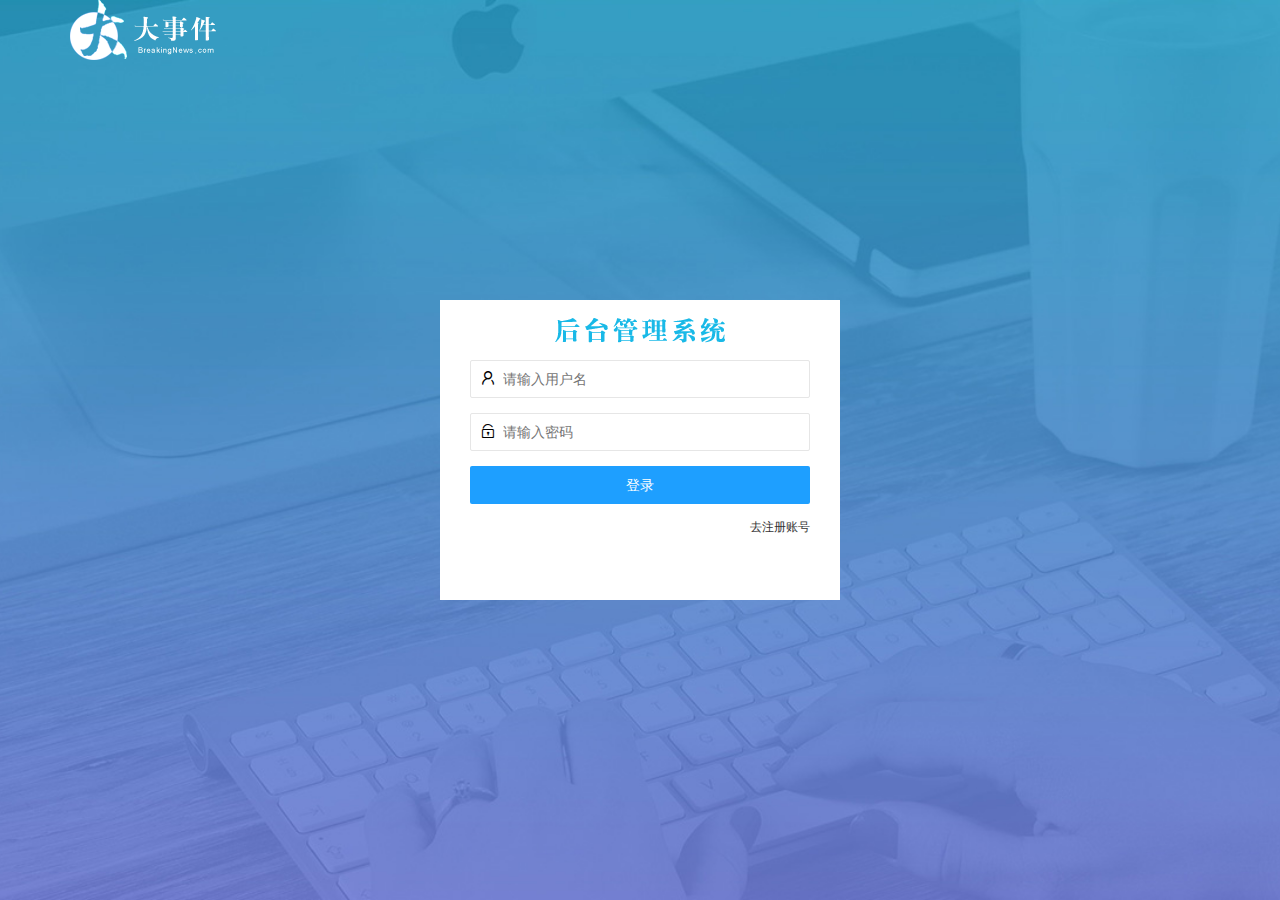
<file: login.html>
<!DOCTYPE html>
<html lang="en">

<head>
    <meta charset="UTF-8">
    <meta http-equiv="X-UA-Compatible" content="IE=edge">
    <meta name="viewport" content="width=device-width, initial-scale=1.0">
    <title>大事件-登录/注册</title>
    <!-- 导入 LayUI 的样式 -->
    <link rel="stylesheet" href="/assets/lib/layui/css/layui.css" />
    <!-- 导入自己的样式 -->
    <link rel="stylesheet" href="/assets/css/login.css" />
    <!-- 导入JQuery -->
    <script src="/assets/lib/jquery.js"></script>
    <!-- 导入 layui 的 js 文件 -->
    <script src="/assets/lib/layui/layui.all.js"></script>
    <script src="/assets/js/baseAPI.js"></script>
</head>

<body>
    <!-- 头部的 logo 区域 -->
    <!-- <img src="/assets/images/logo.png" alt=""> -->
    <!-- 如果前面加了斜线 则在默认浏览器中不显示
只有用网页打开时才显示 -->

    <!-- 头部 logo 区域 -->
    <div class="layui-main">
        <img src="/assets/images/logo.png" alt="" />
    </div>

    <!-- 登录注册区域 -->
    <div class="loginAndRegBox">
        <div class="title-box"></div>
        <!-- 登录的div -->
        <div class="login-box">
            <!-- 登录的表单 -->
            <form class="layui-form" id="form_login">
                <!-- 用户名 -->
                <div class="layui-form-item">
                    <i class="layui-icon layui-icon-username"></i>
                    <input type="text" name="username" required lay-verify="required" placeholder="请输入用户名" autocomplete="off" class="layui-input" />
                </div>
                <!-- 密码 -->
                <div class="layui-form-item">
                    <i class="layui-icon layui-icon-password"></i>
                    <input type="password" name="password" required lay-verify="required" placeholder="请输入密码" autocomplete="off" class="layui-input" />
                </div>
                <!-- 登录按钮 -->
                <div class="layui-form-item">
                    <!-- 注意：表单提交按钮和普通按钮的区别，就是 lay-submit 属性 -->
                    <button class="layui-btn layui-btn-fluid layui-btn-normal" lay-submit>登录</button>
                </div>
                <div class="layui-form-item links">
                    <a href="javascript:;" id="link_reg">去注册账号</a>
                </div>
            </form>
        </div>
        <!-- 注册的div -->
        <div class="reg-box">
            <!-- 注册的表单 -->
            <form class="layui-form" id="form_reg">
                <!-- 用户名 -->
                <div class="layui-form-item">
                    <i class="layui-icon layui-icon-username"></i>
                    <input type="text" name="username" required lay-verify="required" placeholder="请输入用户名" autocomplete="off" class="layui-input" />
                </div>
                <!-- 密码 -->
                <div class="layui-form-item">
                    <i class="layui-icon layui-icon-password"></i>
                    <input type="password" name="password" required lay-verify="required" placeholder="请输入密码" autocomplete="off" class="layui-input" />
                </div>
                <!-- 密码确认框 -->
                <div class="layui-form-item">
                    <i class="layui-icon layui-icon-password"></i>
                    <input type="password" name="repassword" lay-verify="required|pwd|repwd" placeholder="再次确认密码" autocomplete="off" class="layui-input" />
                </div>
                <!-- 注册按钮 -->
                <div class="layui-form-item">
                    <!-- 注意：表单提交按钮和普通按钮的区别，就是 lay-submit 属性 -->
                    <button class="layui-btn layui-btn-fluid layui-btn-normal" lay-submit>注册</button>
                </div>
                <div class="layui-form-item links">
                    <a href="javascript:;" id="link_login">去登录</a>
                </div>
            </form>
        </div>

    </div>


    <script src="/assets/js/login.js"></script>
</body>

</html>
</file>
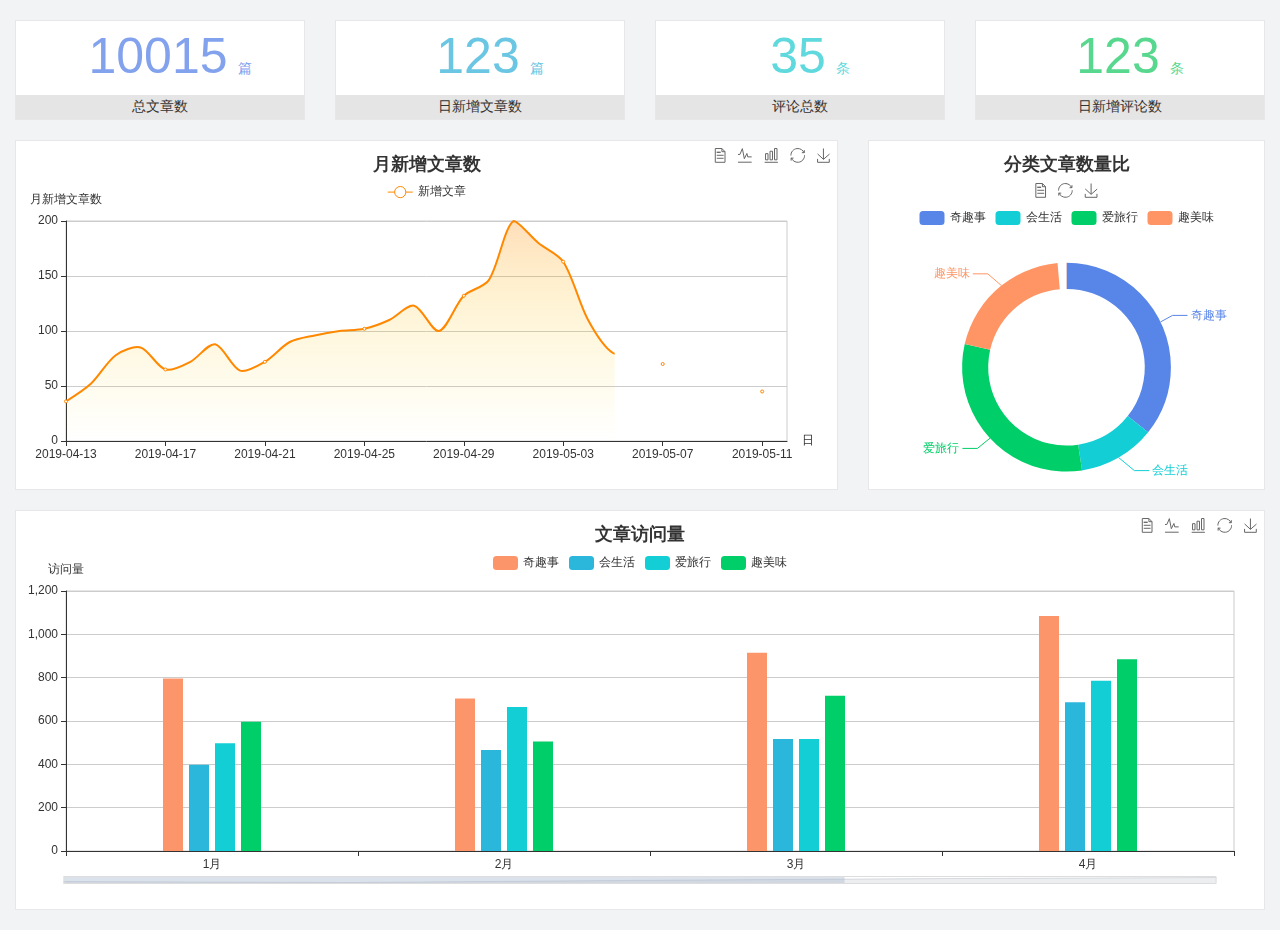
<file: home/dashboard.html>
<!DOCTYPE html>
<html lang="en">

<head>
    <meta charset="UTF-8">
    <meta name="viewport" content="width=device-width, initial-scale=1.0">
    <meta http-equiv="X-UA-Compatible" content="ie=edge">
    <title>图表统计</title>
    <link rel="stylesheet" href="../../assets/lib/bootstrap.css" />
    <link rel="stylesheet" href="../../assets/lib/main.css" />
    <script src="../../assets/lib/jquery.js"></script>
    <script type="text/javascript" src="../../assets/lib/echarts.min.js"></script>
</head>

<body>
    <div class="container-fluid">
        <div class="row spannel_list">
            <div class="col-sm-3 col-xs-6">
                <div class="spannel">
                    <em>10015</em><span>篇</span>
                    <b>总文章数</b>
                </div>
            </div>
            <div class="col-sm-3 col-xs-6">
                <div class="spannel scolor01">
                    <em>123</em><span>篇</span>
                    <b>日新增文章数</b>
                </div>
            </div>
            <div class="col-sm-3 col-xs-6">
                <div class="spannel scolor02">
                    <em>35</em><span>条</span>
                    <b>评论总数</b>
                </div>
            </div>
            <div class="col-sm-3 col-xs-6">
                <div class="spannel scolor03">
                    <em>123</em><span>条</span>
                    <b>日新增评论数</b>
                </div>
            </div>
        </div>
    </div>

    <div class="container-fluid">
        <div class="row curve-pie">
            <div class="col-lg-8 col-md-8">
                <div class="gragh_pannel" id="curve_show"></div>
            </div>
            <div class="col-lg-4 col-md-4">
                <div class="gragh_pannel" id="pie_show"></div>
            </div>
        </div>
    </div>

    <div class="container-fluid">
        <div class="column_pannel" id="column_show"></div>
    </div>

    <script>
        var oChart = echarts.init(document.getElementById('curve_show'));
        var aList_all = [{
            'count': 36,
            'date': '2019-04-13'
        }, {
            'count': 52,
            'date': '2019-04-14'
        }, {
            'count': 78,
            'date': '2019-04-15'
        }, {
            'count': 85,
            'date': '2019-04-16'
        }, {
            'count': 65,
            'date': '2019-04-17'
        }, {
            'count': 72,
            'date': '2019-04-18'
        }, {
            'count': 88,
            'date': '2019-04-19'
        }, {
            'count': 64,
            'date': '2019-04-20'
        }, {
            'count': 72,
            'date': '2019-04-21'
        }, {
            'count': 90,
            'date': '2019-04-22'
        }, {
            'count': 96,
            'date': '2019-04-23'
        }, {
            'count': 100,
            'date': '2019-04-24'
        }, {
            'count': 102,
            'date': '2019-04-25'
        }, {
            'count': 110,
            'date': '2019-04-26'
        }, {
            'count': 123,
            'date': '2019-04-27'
        }, {
            'count': 100,
            'date': '2019-04-28'
        }, {
            'count': 132,
            'date': '2019-04-29'
        }, {
            'count': 146,
            'date': '2019-04-30'
        }, {
            'count': 200,
            'date': '2019-05-01'
        }, {
            'count': 180,
            'date': '2019-05-02'
        }, {
            'count': 163,
            'date': '2019-05-03'
        }, {
            'count': 110,
            'date': '2019-05-04'
        }, {
            'count': 80,
            'date': '2019-05-05'
        }, {
            'count': 82,
            'date': '2019-05-06'
        }, {
            'count': 70,
            'date': '2019-05-07'
        }, {
            'count': 65,
            'date': '2019-05-08'
        }, {
            'count': 54,
            'date': '2019-05-09'
        }, {
            'count': 40,
            'date': '2019-05-10'
        }, {
            'count': 45,
            'date': '2019-05-11'
        }, {
            'count': 38,
            'date': '2019-05-12'
        }, ];

        let aCount = [];
        let aDate = [];

        for (var i = 0; i < aList_all.length; i++) {
            aCount.push(aList_all[i].count);
            aDate.push(aList_all[i].date);
        }

        var chartopt = {
            title: {
                text: '月新增文章数',
                left: 'center',
                top: '10'
            },
            tooltip: {
                trigger: 'axis'
            },
            legend: {
                data: ['新增文章'],
                top: '40'
            },
            toolbox: {
                show: true,
                feature: {
                    mark: {
                        show: true
                    },
                    dataView: {
                        show: true,
                        readOnly: false
                    },
                    magicType: {
                        show: true,
                        type: ['line', 'bar']
                    },
                    restore: {
                        show: true
                    },
                    saveAsImage: {
                        show: true
                    }
                }
            },
            calculable: true,
            xAxis: [{
                name: '日',
                type: 'category',
                boundaryGap: false,
                data: aDate
            }],
            yAxis: [{
                name: '月新增文章数',
                type: 'value'
            }],
            series: [{
                name: '新增文章',
                type: 'line',
                smooth: true,
                itemStyle: {
                    normal: {
                        areaStyle: {
                            type: 'default'
                        },
                        color: '#f80'
                    },
                    lineStyle: {
                        color: '#f80'
                    }
                },
                data: aCount
            }],
            areaStyle: {
                normal: {
                    color: new echarts.graphic.LinearGradient(0, 0, 0, 1, [{
                        offset: 0,
                        color: 'rgba(255,136,0,0.39)'
                    }, {
                        offset: .34,
                        color: 'rgba(255,180,0,0.25)'
                    }, {
                        offset: 1,
                        color: 'rgba(255,222,0,0.00)'
                    }])

                }
            },
            grid: {
                show: true,
                x: 50,
                x2: 50,
                y: 80,
                height: 220
            }
        };

        oChart.setOption(chartopt);


        var oPie = echarts.init(document.getElementById('pie_show'));
        var oPieopt = {
            title: {
                top: 10,
                text: '分类文章数量比',
                x: 'center'
            },
            tooltip: {
                trigger: 'item',
                formatter: "{a} <br/>{b} : {c} ({d}%)"
            },
            color: ['#5885e8', '#13cfd5', '#00ce68', '#ff9565'],
            legend: {
                x: 'center',
                top: 65,
                data: ['奇趣事', '会生活', '爱旅行', '趣美味']
            },
            toolbox: {
                show: true,
                x: 'center',
                top: 35,
                feature: {
                    mark: {
                        show: true
                    },
                    dataView: {
                        show: true,
                        readOnly: false
                    },
                    magicType: {
                        show: true,
                        type: ['pie', 'funnel'],
                        option: {
                            funnel: {
                                x: '25%',
                                width: '50%',
                                funnelAlign: 'left',
                                max: 1548
                            }
                        }
                    },
                    restore: {
                        show: true
                    },
                    saveAsImage: {
                        show: true
                    }
                }
            },
            calculable: true,
            series: [{
                name: '访问来源',
                type: 'pie',
                radius: ['45%', '60%'],
                center: ['50%', '65%'],
                data: [{
                    value: 300,
                    name: '奇趣事'
                }, {
                    value: 100,
                    name: '会生活'
                }, {
                    value: 260,
                    name: '爱旅行'
                }, {
                    value: 180,
                    name: '趣美味'
                }]
            }]
        };
        oPie.setOption(oPieopt);



        var oColumn = this.echarts.init(document.getElementById('column_show'));
        var oColumnopt = {
            title: {
                text: '文章访问量',
                left: 'center',
                top: '10'
            },
            tooltip: {
                trigger: 'axis'
            },
            legend: {
                data: ['奇趣事', '会生活', '爱旅行', '趣美味'],
                top: '40'
            },
            toolbox: {
                show: true,
                feature: {
                    mark: {
                        show: true
                    },
                    dataView: {
                        show: true,
                        readOnly: false
                    },
                    magicType: {
                        show: true,
                        type: ['line', 'bar']
                    },
                    restore: {
                        show: true
                    },
                    saveAsImage: {
                        show: true
                    }
                }
            },
            calculable: true,
            xAxis: [{
                type: 'category',
                data: ['1月', '2月', '3月', '4月', '5月']
            }],
            yAxis: [{
                name: '访问量',
                type: 'value'
            }],
            series: [{
                name: '奇趣事',
                type: 'bar',
                barWidth: 20,
                itemStyle: {
                    normal: {
                        areaStyle: {
                            type: 'default'
                        },
                        color: '#fd956a'
                    }
                },
                data: [800, 708, 920, 1090, 1200]
            }, {
                name: '会生活',
                type: 'bar',
                barWidth: 20,
                itemStyle: {
                    normal: {
                        areaStyle: {
                            type: 'default'
                        },
                        color: '#2bb6db'
                    }
                },
                data: [400, 468, 520, 690, 800]
            }, {
                name: '爱旅行',
                type: 'bar',
                barWidth: 20,
                itemStyle: {
                    normal: {
                        areaStyle: {
                            type: 'default'
                        },
                        color: '#13cfd5'
                    }
                },
                data: [500, 668, 520, 790, 900]
            }, {
                name: '趣美味',
                type: 'bar',
                barWidth: 20,
                itemStyle: {
                    normal: {
                        areaStyle: {
                            type: 'default'
                        },
                        color: '#00ce68'
                    }
                },
                data: [600, 508, 720, 890, 1000]
            }],
            grid: {
                show: true,
                x: 50,
                x2: 30,
                y: 80,
                height: 260
            },
            dataZoom: [ //给x轴设置滚动条
                {
                    start: 0, //默认为0
                    end: 100 - 1000 / 31, //默认为100
                    type: 'slider',
                    show: true,
                    xAxisIndex: [0],
                    handleSize: 0, //滑动条的 左右2个滑动条的大小
                    height: 8, //组件高度
                    left: 45, //左边的距离
                    right: 50, //右边的距离
                    bottom: 26, //右边的距离
                    handleColor: '#ddd', //h滑动图标的颜色
                    handleStyle: {
                        borderColor: "#cacaca",
                        borderWidth: "1",
                        shadowBlur: 2,
                        background: "#ddd",
                        shadowColor: "#ddd",
                    }
                }
            ]
        };
        oColumn.setOption(oColumnopt);
    </script>
</body>

</html>
</file>
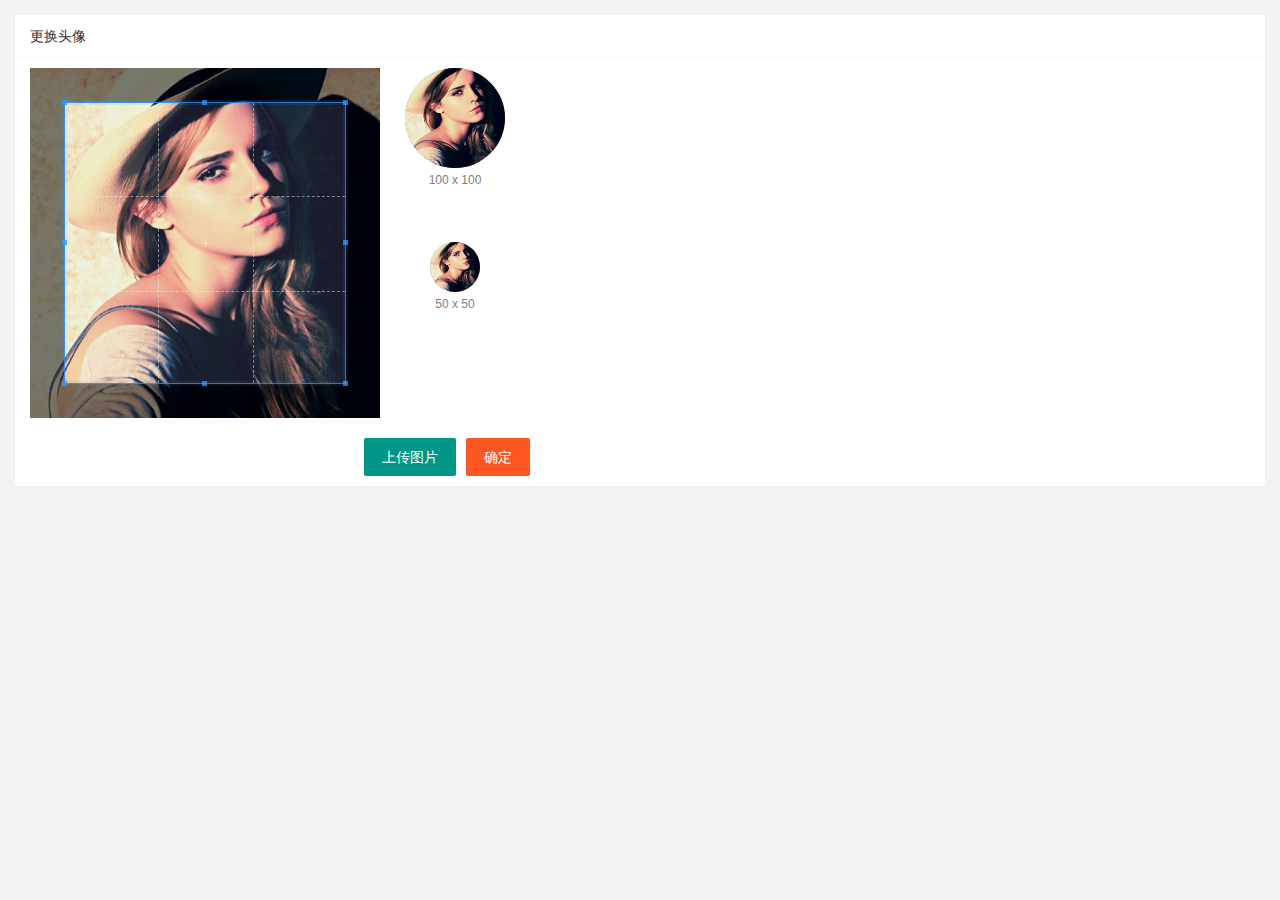
<file: user/user_avatar.html>
<!DOCTYPE html>
<html lang="en">

<head>
    <meta charset="UTF-8" />
    <meta name="viewport" content="width=device-width, initial-scale=1.0" />
    <title>更换头像</title>
    <link rel="stylesheet" href="/assets/lib/layui/css/layui.css" />
    <link rel="stylesheet" href="/assets/lib/cropper/cropper.css" />
    <link rel="stylesheet" href="/assets/css/user/user_avatar.css" />
</head>

<body>
    <!-- 卡片区域 -->
    <div class="layui-card">

        <div class="layui-card-header">更换头像</div>
        <div class="layui-card-body">
            <!-- 第一行的图片裁剪和预览区域 -->
            <div class="row1">
                <!-- 图片裁剪区域 -->
                <div class="cropper-box">
                    <!-- 这个 img 标签很重要，将来会把它初始化为裁剪区域 -->
                    <img id="image" src="/assets/images/sample.jpg" />
                </div>
                <!-- 图片的预览区域 -->
                <div class="preview-box">
                    <div>
                        <!-- 宽高为 100px 的预览区域 -->
                        <div class="img-preview w100"></div>
                        <p class="size">100 x 100</p>
                    </div>
                    <div>
                        <!-- 宽高为 50px 的预览区域 -->
                        <div class="img-preview w50"></div>
                        <p class="size">50 x 50</p>
                    </div>
                </div>
            </div>

            <!-- 第二行的按钮区域 -->
            <div class="row2">
                <button type="button" class="layui-btn" id="ChoosePic">上传图片</button>
                <button type="button" class="layui-btn layui-btn-danger" id="btnUpload">确定</button>
            </div>
        </div>
    </div>
    <input type="file" id="file" accept="image/jpeg,image/png,image/bmp,image/gif" />

    <script src="/assets/lib/jquery.js"></script>
    <script src="/assets/lib/layui/layui.all.js"></script>
    <script src="/assets/lib/cropper/Cropper.js"></script>
    <script src="/assets/lib/cropper/jquery-cropper.js"></script>
    <script src="/assets/js/baseAPI.js"></script>
    <script src="/assets/js/user/user_avatar.js"></script>
</body>

</html>
</file>
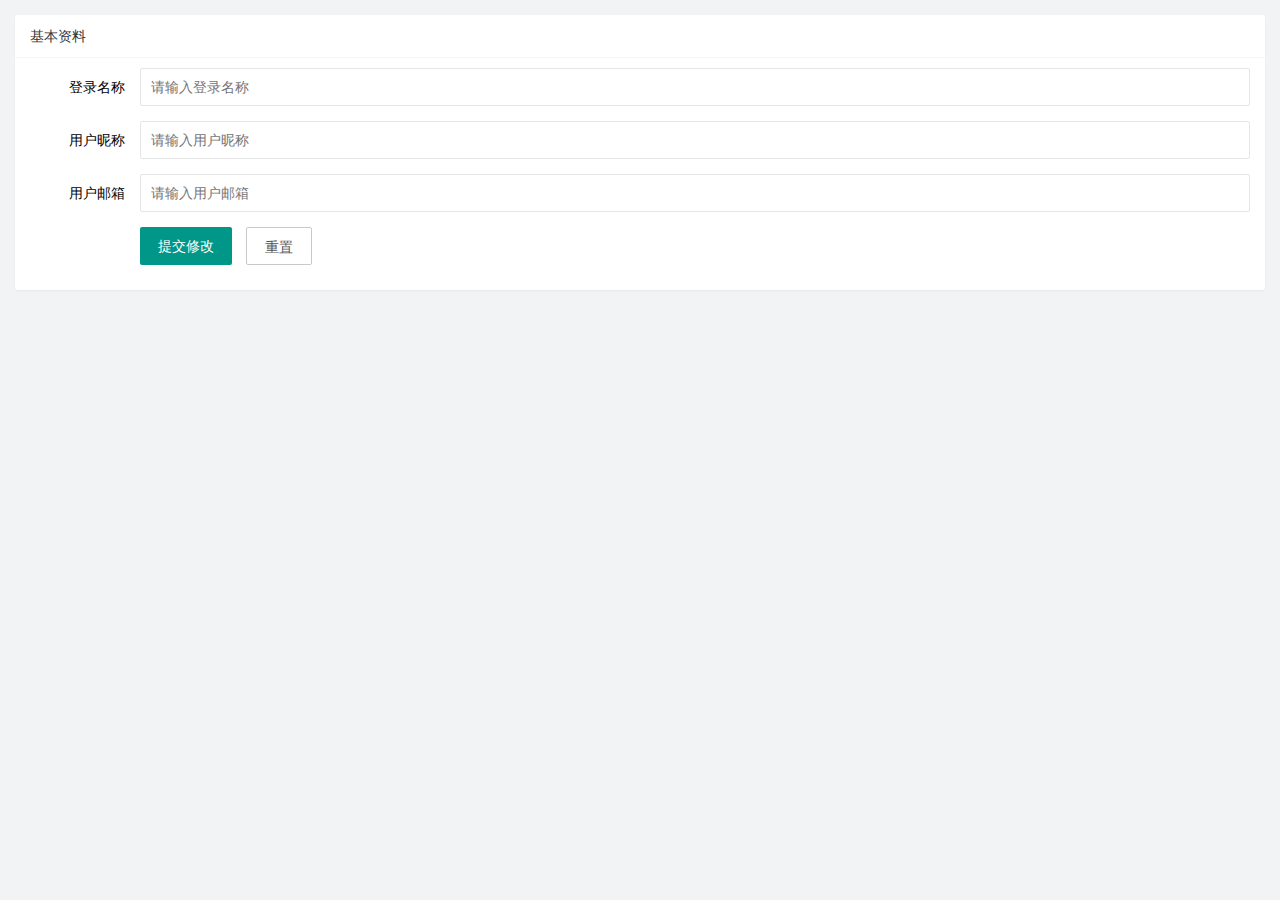
<file: user/user_info.html>
<!DOCTYPE html>
<html lang="en">

<head>
    <meta charset="UTF-8" />
    <meta name="viewport" content="width=device-width, initial-scale=1.0" />
    <title>大事件-后台主页Q</title>
    <!-- 导入 layui 的样式 -->
    <link rel="stylesheet" href="/assets/lib/layui/css/layui.css" />
    <!-- 导入自己的样式 -->
    <link rel="stylesheet" href="/assets/css/user/user_info.css" />
</head>

<body>
    <!-- 卡片区域 -->
    <div class="layui-card">
        <div class="layui-card-header">基本资料</div>
        <div class="layui-card-body">
            <!-- form 表单区域 -->
            <form class="layui-form" lay-filter="formUserInfo">
                <input type="hidden" name="id" value="" />
                <div class="layui-form-item">
                    <label class="layui-form-label">登录名称</label>
                    <div class="layui-input-block">
                        <input type="text" name="username" required lay-verify="required" placeholder="请输入登录名称" autocomplete="off" class="layui-input" readonly />
                    </div>
                </div>
                <div class="layui-form-item">
                    <label class="layui-form-label">用户昵称</label>
                    <div class="layui-input-block">
                        <input type="text" id='nickname' name="nickname" required lay-verify="required|nickname" placeholder="请输入用户昵称" autocomplete="off" class="layui-input" />
                    </div>
                </div>
                <div class="layui-form-item">
                    <label class="layui-form-label">用户邮箱</label>
                    <div class="layui-input-block">
                        <input type="text" id='email' name="email" required lay-verify="required|email" placeholder="请输入用户邮箱" autocomplete="off" class="layui-input" />
                    </div>
                </div>
                <div class="layui-form-item">
                    <div class="layui-input-block">
                        <button class="layui-btn" lay-submit lay-filter="formDemo">提交修改</button>
                        <button type="reset" class="layui-btn layui-btn-primary" id='btnReset'>重置</button>
                    </div>
                </div>
            </form>
        </div>
    </div>
    <!-- 导入 layui 的 js -->
    <script src="/assets/lib/layui/layui.all.js"></script>
    <!-- 导入 jquery -->
    <script src="/assets/lib/jquery.js"></script>
    <!-- 导入 baseAPI -->
    <script src="/assets/js/baseAPI.js"></script>
    <!-- 导入自己的 js -->
    <script src="/assets/js/user/user_info.js"></script>
</body>

</html>
</file>
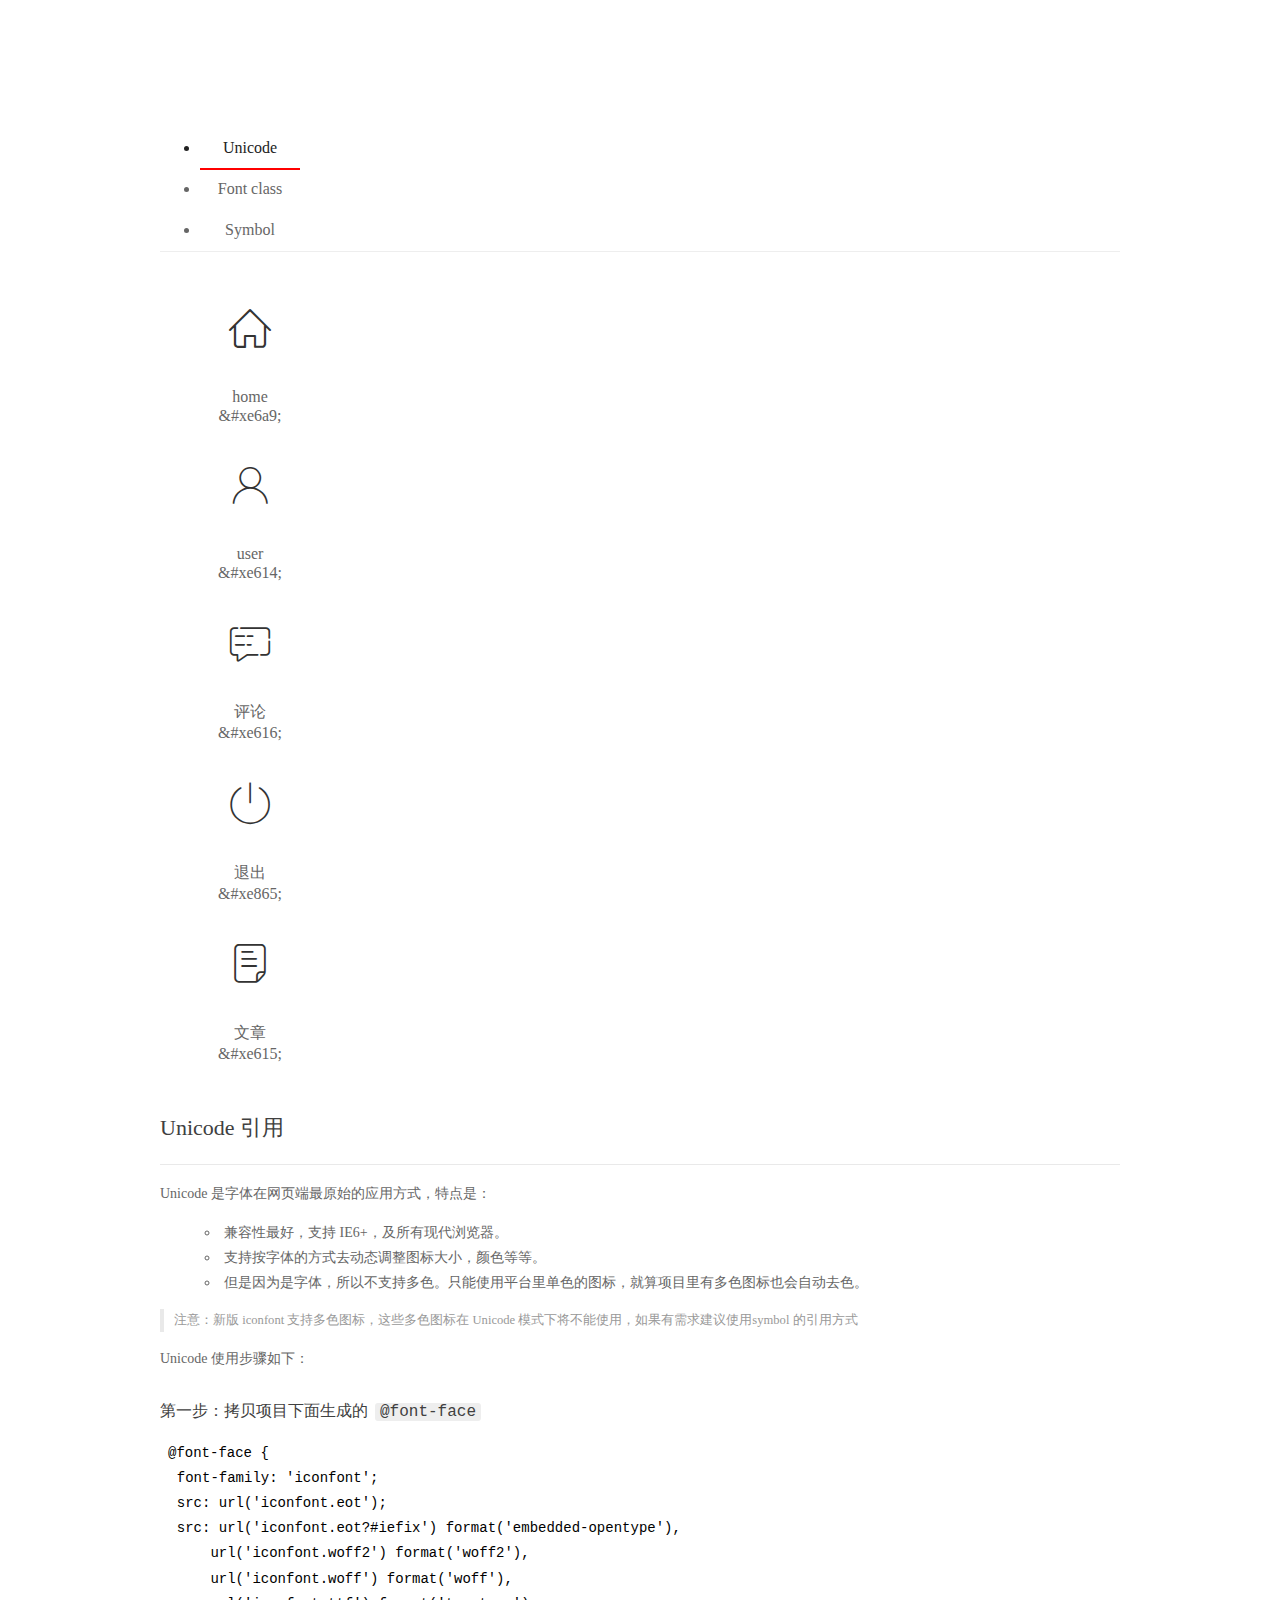
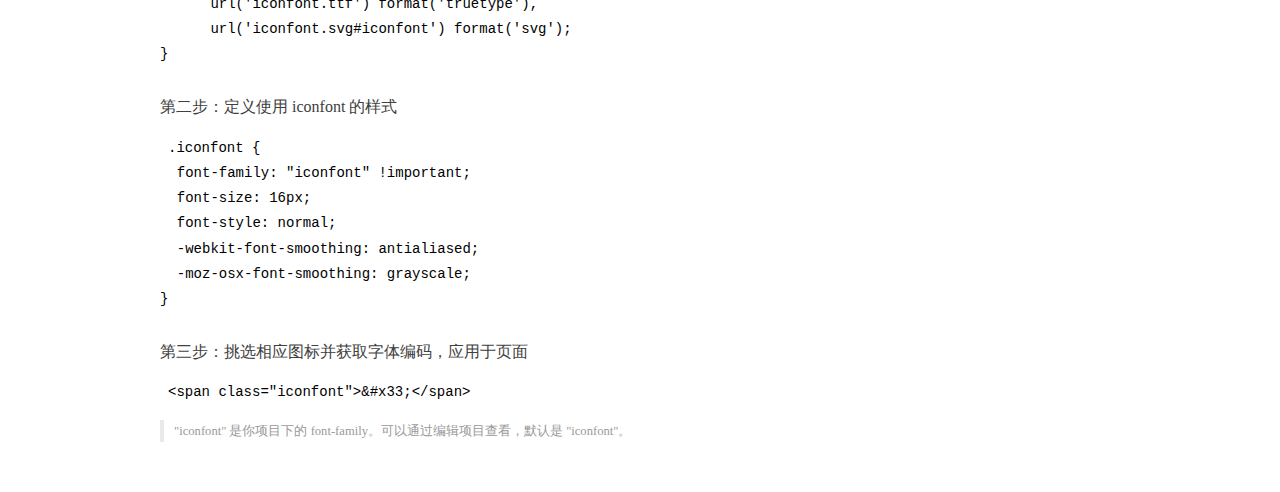
<file: assets/fonts/demo_index.html>
<!DOCTYPE html>
<html>

<head>
    <meta charset="utf-8" />
    <title>IconFont Demo</title>
    <link rel="shortcut icon" href="https://gtms04.alicdn.com/tps/i4/TB1_oz6GVXXXXaFXpXXJDFnIXXX-64-64.ico" type="image/x-icon" />
    <link rel="stylesheet" href="https://g.alicdn.com/thx/cube/1.3.2/cube.min.css">
    <link rel="stylesheet" href="demo.css">
    <link rel="stylesheet" href="iconfont.css">
    <script src="iconfont.js"></script>
    <!-- jQuery -->
    <script src="https://a1.alicdn.com/oss/uploads/2018/12/26/7bfddb60-08e8-11e9-9b04-53e73bb6408b.js"></script>
    <!-- 代码高亮 -->
    <script src="https://a1.alicdn.com/oss/uploads/2018/12/26/a3f714d0-08e6-11e9-8a15-ebf944d7534c.js"></script>
</head>

<body>
    <div class="main">
        <h1 class="logo"><a href="https://www.iconfont.cn/" title="iconfont 首页" target="_blank">&#xe86b;</a></h1>
        <div class="nav-tabs">
            <ul id="tabs" class="dib-box">
                <li class="dib active"><span>Unicode</span></li>
                <li class="dib"><span>Font class</span></li>
                <li class="dib"><span>Symbol</span></li>
            </ul>

        </div>
        <div class="tab-container">
            <div class="content unicode" style="display: block;">
                <ul class="icon_lists dib-box">

                    <li class="dib">
                        <span class="icon iconfont">&#xe6a9;</span>
                        <div class="name">home</div>
                        <div class="code-name">&amp;#xe6a9;</div>
                    </li>

                    <li class="dib">
                        <span class="icon iconfont">&#xe614;</span>
                        <div class="name">user</div>
                        <div class="code-name">&amp;#xe614;</div>
                    </li>

                    <li class="dib">
                        <span class="icon iconfont">&#xe616;</span>
                        <div class="name">评论</div>
                        <div class="code-name">&amp;#xe616;</div>
                    </li>

                    <li class="dib">
                        <span class="icon iconfont">&#xe865;</span>
                        <div class="name">退出</div>
                        <div class="code-name">&amp;#xe865;</div>
                    </li>

                    <li class="dib">
                        <span class="icon iconfont">&#xe615;</span>
                        <div class="name">文章</div>
                        <div class="code-name">&amp;#xe615;</div>
                    </li>

                </ul>
                <div class="article markdown">
                    <h2 id="unicode-">Unicode 引用</h2>
                    <hr>

                    <p>Unicode 是字体在网页端最原始的应用方式，特点是：</p>
                    <ul>
                        <li>兼容性最好，支持 IE6+，及所有现代浏览器。</li>
                        <li>支持按字体的方式去动态调整图标大小，颜色等等。</li>
                        <li>但是因为是字体，所以不支持多色。只能使用平台里单色的图标，就算项目里有多色图标也会自动去色。</li>
                    </ul>
                    <blockquote>
                        <p>注意：新版 iconfont 支持多色图标，这些多色图标在 Unicode 模式下将不能使用，如果有需求建议使用symbol 的引用方式</p>
                    </blockquote>
                    <p>Unicode 使用步骤如下：</p>
                    <h3 id="-font-face">第一步：拷贝项目下面生成的 <code>@font-face</code></h3>
                    <pre><code class="language-css"
>@font-face {
  font-family: 'iconfont';
  src: url('iconfont.eot');
  src: url('iconfont.eot?#iefix') format('embedded-opentype'),
      url('iconfont.woff2') format('woff2'),
      url('iconfont.woff') format('woff'),
      url('iconfont.ttf') format('truetype'),
      url('iconfont.svg#iconfont') format('svg');
}
</code></pre>
                    <h3 id="-iconfont-">第二步：定义使用 iconfont 的样式</h3>
                    <pre><code class="language-css"
>.iconfont {
  font-family: "iconfont" !important;
  font-size: 16px;
  font-style: normal;
  -webkit-font-smoothing: antialiased;
  -moz-osx-font-smoothing: grayscale;
}
</code></pre>
                    <h3 id="-">第三步：挑选相应图标并获取字体编码，应用于页面</h3>
                    <pre>
<code class="language-html"
>&lt;span class="iconfont"&gt;&amp;#x33;&lt;/span&gt;
</code></pre>
                    <blockquote>
                        <p>"iconfont" 是你项目下的 font-family。可以通过编辑项目查看，默认是 "iconfont"。</p>
                    </blockquote>
                </div>
            </div>
            <div class="content font-class">
                <ul class="icon_lists dib-box">

                    <li class="dib">
                        <span class="icon iconfont icon-home"></span>
                        <div class="name">
                            home
                        </div>
                        <div class="code-name">.icon-home
                        </div>
                    </li>

                    <li class="dib">
                        <span class="icon iconfont icon-user"></span>
                        <div class="name">
                            user
                        </div>
                        <div class="code-name">.icon-user
                        </div>
                    </li>

                    <li class="dib">
                        <span class="icon iconfont icon-pinglun"></span>
                        <div class="name">
                            评论
                        </div>
                        <div class="code-name">.icon-pinglun
                        </div>
                    </li>

                    <li class="dib">
                        <span class="icon iconfont icon-tuichu"></span>
                        <div class="name">
                            退出
                        </div>
                        <div class="code-name">.icon-tuichu
                        </div>
                    </li>

                    <li class="dib">
                        <span class="icon iconfont icon-16"></span>
                        <div class="name">
                            文章
                        </div>
                        <div class="code-name">.icon-16
                        </div>
                    </li>

                </ul>
                <div class="article markdown">
                    <h2 id="font-class-">font-class 引用</h2>
                    <hr>

                    <p>font-class 是 Unicode 使用方式的一种变种，主要是解决 Unicode 书写不直观，语意不明确的问题。</p>
                    <p>与 Unicode 使用方式相比，具有如下特点：</p>
                    <ul>
                        <li>兼容性良好，支持 IE8+，及所有现代浏览器。</li>
                        <li>相比于 Unicode 语意明确，书写更直观。可以很容易分辨这个 icon 是什么。</li>
                        <li>因为使用 class 来定义图标，所以当要替换图标时，只需要修改 class 里面的 Unicode 引用。</li>
                        <li>不过因为本质上还是使用的字体，所以多色图标还是不支持的。</li>
                    </ul>
                    <p>使用步骤如下：</p>
                    <h3 id="-fontclass-">第一步：引入项目下面生成的 fontclass 代码：</h3>
                    <pre><code class="language-html">&lt;link rel="stylesheet" href="./iconfont.css"&gt;
</code></pre>
                    <h3 id="-">第二步：挑选相应图标并获取类名，应用于页面：</h3>
                    <pre><code class="language-html">&lt;span class="iconfont icon-xxx"&gt;&lt;/span&gt;
</code></pre>
                    <blockquote>
                        <p>" iconfont" 是你项目下的 font-family。可以通过编辑项目查看，默认是 "iconfont"。</p>
                    </blockquote>
                </div>
            </div>
            <div class="content symbol">
                <ul class="icon_lists dib-box">

                    <li class="dib">
                        <svg class="icon svg-icon" aria-hidden="true">
                  <use xlink:href="#icon-home"></use>
                </svg>
                        <div class="name">home</div>
                        <div class="code-name">#icon-home</div>
                    </li>

                    <li class="dib">
                        <svg class="icon svg-icon" aria-hidden="true">
                  <use xlink:href="#icon-user"></use>
                </svg>
                        <div class="name">user</div>
                        <div class="code-name">#icon-user</div>
                    </li>

                    <li class="dib">
                        <svg class="icon svg-icon" aria-hidden="true">
                  <use xlink:href="#icon-pinglun"></use>
                </svg>
                        <div class="name">评论</div>
                        <div class="code-name">#icon-pinglun</div>
                    </li>

                    <li class="dib">
                        <svg class="icon svg-icon" aria-hidden="true">
                  <use xlink:href="#icon-tuichu"></use>
                </svg>
                        <div class="name">退出</div>
                        <div class="code-name">#icon-tuichu</div>
                    </li>

                    <li class="dib">
                        <svg class="icon svg-icon" aria-hidden="true">
                  <use xlink:href="#icon-16"></use>
                </svg>
                        <div class="name">文章</div>
                        <div class="code-name">#icon-16</div>
                    </li>

                </ul>
                <div class="article markdown">
                    <h2 id="symbol-">Symbol 引用</h2>
                    <hr>

                    <p>这是一种全新的使用方式，应该说这才是未来的主流，也是平台目前推荐的用法。相关介绍可以参考这篇<a href="">文章</a> 这种用法其实是做了一个 SVG 的集合，与另外两种相比具有如下特点：</p>
                    <ul>
                        <li>支持多色图标了，不再受单色限制。</li>
                        <li>通过一些技巧，支持像字体那样，通过 <code>font-size</code>, <code>color</code> 来调整样式。</li>
                        <li>兼容性较差，支持 IE9+，及现代浏览器。</li>
                        <li>浏览器渲染 SVG 的性能一般，还不如 png。</li>
                    </ul>
                    <p>使用步骤如下：</p>
                    <h3 id="-symbol-">第一步：引入项目下面生成的 symbol 代码：</h3>
                    <pre><code class="language-html">&lt;script src="./iconfont.js"&gt;&lt;/script&gt;
</code></pre>
                    <h3 id="-css-">第二步：加入通用 CSS 代码（引入一次就行）：</h3>
                    <pre><code class="language-html">&lt;style&gt;
.icon {
  width: 1em;
  height: 1em;
  vertical-align: -0.15em;
  fill: currentColor;
  overflow: hidden;
}
&lt;/style&gt;
</code></pre>
                    <h3 id="-">第三步：挑选相应图标并获取类名，应用于页面：</h3>
                    <pre><code class="language-html">&lt;svg class="icon" aria-hidden="true"&gt;
  &lt;use xlink:href="#icon-xxx"&gt;&lt;/use&gt;
&lt;/svg&gt;
</code></pre>
                </div>
            </div>

        </div>
    </div>
    <script>
        $(document).ready(function() {
            $('.tab-container .content:first').show()

            $('#tabs li').click(function(e) {
                var tabContent = $('.tab-container .content')
                var index = $(this).index()

                if ($(this).hasClass('active')) {
                    return
                } else {
                    $('#tabs li').removeClass('active')
                    $(this).addClass('active')

                    tabContent.hide().eq(index).fadeIn()
                }
            })
        })
    </script>
</body>

</html>
</file>
<file: assets/lib/layui/css/layui.css>
/** layui-v2.5.5 MIT License By https://www.layui.com */
 .layui-inline,img{display:inline-block;vertical-align:middle}h1,h2,h3,h4,h5,h6{font-weight:400}.layui-edge,.layui-header,.layui-inline,.layui-main{position:relative}.layui-body,.layui-edge,.layui-elip{overflow:hidden}.layui-btn,.layui-edge,.layui-inline,img{vertical-align:middle}.layui-btn,.layui-disabled,.layui-icon,.layui-unselect{-moz-user-select:none;-webkit-user-select:none;-ms-user-select:none}.layui-elip,.layui-form-checkbox span,.layui-form-pane .layui-form-label{text-overflow:ellipsis;white-space:nowrap}.layui-breadcrumb,.layui-tree-btnGroup{visibility:hidden}blockquote,body,button,dd,div,dl,dt,form,h1,h2,h3,h4,h5,h6,input,li,ol,p,pre,td,textarea,th,ul{margin:0;padding:0;-webkit-tap-highlight-color:rgba(0,0,0,0)}a:active,a:hover{outline:0}img{border:none}li{list-style:none}table{border-collapse:collapse;border-spacing:0}h4,h5,h6{font-size:100%}button,input,optgroup,option,select,textarea{font-family:inherit;font-size:inherit;font-style:inherit;font-weight:inherit;outline:0}pre{white-space:pre-wrap;white-space:-moz-pre-wrap;white-space:-pre-wrap;white-space:-o-pre-wrap;word-wrap:break-word}body{line-height:24px;font:14px Helvetica Neue,Helvetica,PingFang SC,Tahoma,Arial,sans-serif}hr{height:1px;margin:10px 0;border:0;clear:both}a{color:#333;text-decoration:none}a:hover{color:#777}a cite{font-style:normal;*cursor:pointer}.layui-border-box,.layui-border-box *{box-sizing:border-box}.layui-box,.layui-box *{box-sizing:content-box}.layui-clear{clear:both;*zoom:1}.layui-clear:after{content:'\20';clear:both;*zoom:1;display:block;height:0}.layui-inline{*display:inline;*zoom:1}.layui-edge{display:inline-block;width:0;height:0;border-width:6px;border-style:dashed;border-color:transparent}.layui-edge-top{top:-4px;border-bottom-color:#999;border-bottom-style:solid}.layui-edge-right{border-left-color:#999;border-left-style:solid}.layui-edge-bottom{top:2px;border-top-color:#999;border-top-style:solid}.layui-edge-left{border-right-color:#999;border-right-style:solid}.layui-disabled,.layui-disabled:hover{color:#d2d2d2!important;cursor:not-allowed!important}.layui-circle{border-radius:100%}.layui-show{display:block!important}.layui-hide{display:none!important}@font-face{font-family:layui-icon;src:url(../font/iconfont.eot?v=250);src:url(../font/iconfont.eot?v=250#iefix) format('embedded-opentype'),url(../font/iconfont.woff2?v=250) format('woff2'),url(../font/iconfont.woff?v=250) format('woff'),url(../font/iconfont.ttf?v=250) format('truetype'),url(../font/iconfont.svg?v=250#layui-icon) format('svg')}.layui-icon{font-family:layui-icon!important;font-size:16px;font-style:normal;-webkit-font-smoothing:antialiased;-moz-osx-font-smoothing:grayscale}.layui-icon-reply-fill:before{content:"\e611"}.layui-icon-set-fill:before{content:"\e614"}.layui-icon-menu-fill:before{content:"\e60f"}.layui-icon-search:before{content:"\e615"}.layui-icon-share:before{content:"\e641"}.layui-icon-set-sm:before{content:"\e620"}.layui-icon-engine:before{content:"\e628"}.layui-icon-close:before{content:"\1006"}.layui-icon-close-fill:before{content:"\1007"}.layui-icon-chart-screen:before{content:"\e629"}.layui-icon-star:before{content:"\e600"}.layui-icon-circle-dot:before{content:"\e617"}.layui-icon-chat:before{content:"\e606"}.layui-icon-release:before{content:"\e609"}.layui-icon-list:before{content:"\e60a"}.layui-icon-chart:before{content:"\e62c"}.layui-icon-ok-circle:before{content:"\1005"}.layui-icon-layim-theme:before{content:"\e61b"}.layui-icon-table:before{content:"\e62d"}.layui-icon-right:before{content:"\e602"}.layui-icon-left:before{content:"\e603"}.layui-icon-cart-simple:before{content:"\e698"}.layui-icon-face-cry:before{content:"\e69c"}.layui-icon-face-smile:before{content:"\e6af"}.layui-icon-survey:before{content:"\e6b2"}.layui-icon-tree:before{content:"\e62e"}.layui-icon-upload-circle:before{content:"\e62f"}.layui-icon-add-circle:before{content:"\e61f"}.layui-icon-download-circle:before{content:"\e601"}.layui-icon-templeate-1:before{content:"\e630"}.layui-icon-util:before{content:"\e631"}.layui-icon-face-surprised:before{content:"\e664"}.layui-icon-edit:before{content:"\e642"}.layui-icon-speaker:before{content:"\e645"}.layui-icon-down:before{content:"\e61a"}.layui-icon-file:before{content:"\e621"}.layui-icon-layouts:before{content:"\e632"}.layui-icon-rate-half:before{content:"\e6c9"}.layui-icon-add-circle-fine:before{content:"\e608"}.layui-icon-prev-circle:before{content:"\e633"}.layui-icon-read:before{content:"\e705"}.layui-icon-404:before{content:"\e61c"}.layui-icon-carousel:before{content:"\e634"}.layui-icon-help:before{content:"\e607"}.layui-icon-code-circle:before{content:"\e635"}.layui-icon-water:before{content:"\e636"}.layui-icon-username:before{content:"\e66f"}.layui-icon-find-fill:before{content:"\e670"}.layui-icon-about:before{content:"\e60b"}.layui-icon-location:before{content:"\e715"}.layui-icon-up:before{content:"\e619"}.layui-icon-pause:before{content:"\e651"}.layui-icon-date:before{content:"\e637"}.layui-icon-layim-uploadfile:before{content:"\e61d"}.layui-icon-delete:before{content:"\e640"}.layui-icon-play:before{content:"\e652"}.layui-icon-top:before{content:"\e604"}.layui-icon-friends:before{content:"\e612"}.layui-icon-refresh-3:before{content:"\e9aa"}.layui-icon-ok:before{content:"\e605"}.layui-icon-layer:before{content:"\e638"}.layui-icon-face-smile-fine:before{content:"\e60c"}.layui-icon-dollar:before{content:"\e659"}.layui-icon-group:before{content:"\e613"}.layui-icon-layim-download:before{content:"\e61e"}.layui-icon-picture-fine:before{content:"\e60d"}.layui-icon-link:before{content:"\e64c"}.layui-icon-diamond:before{content:"\e735"}.layui-icon-log:before{content:"\e60e"}.layui-icon-rate-solid:before{content:"\e67a"}.layui-icon-fonts-del:before{content:"\e64f"}.layui-icon-unlink:before{content:"\e64d"}.layui-icon-fonts-clear:before{content:"\e639"}.layui-icon-triangle-r:before{content:"\e623"}.layui-icon-circle:before{content:"\e63f"}.layui-icon-radio:before{content:"\e643"}.layui-icon-align-center:before{content:"\e647"}.layui-icon-align-right:before{content:"\e648"}.layui-icon-align-left:before{content:"\e649"}.layui-icon-loading-1:before{content:"\e63e"}.layui-icon-return:before{content:"\e65c"}.layui-icon-fonts-strong:before{content:"\e62b"}.layui-icon-upload:before{content:"\e67c"}.layui-icon-dialogue:before{content:"\e63a"}.layui-icon-video:before{content:"\e6ed"}.layui-icon-headset:before{content:"\e6fc"}.layui-icon-cellphone-fine:before{content:"\e63b"}.layui-icon-add-1:before{content:"\e654"}.layui-icon-face-smile-b:before{content:"\e650"}.layui-icon-fonts-html:before{content:"\e64b"}.layui-icon-form:before{content:"\e63c"}.layui-icon-cart:before{content:"\e657"}.layui-icon-camera-fill:before{content:"\e65d"}.layui-icon-tabs:before{content:"\e62a"}.layui-icon-fonts-code:before{content:"\e64e"}.layui-icon-fire:before{content:"\e756"}.layui-icon-set:before{content:"\e716"}.layui-icon-fonts-u:before{content:"\e646"}.layui-icon-triangle-d:before{content:"\e625"}.layui-icon-tips:before{content:"\e702"}.layui-icon-picture:before{content:"\e64a"}.layui-icon-more-vertical:before{content:"\e671"}.layui-icon-flag:before{content:"\e66c"}.layui-icon-loading:before{content:"\e63d"}.layui-icon-fonts-i:before{content:"\e644"}.layui-icon-refresh-1:before{content:"\e666"}.layui-icon-rmb:before{content:"\e65e"}.layui-icon-home:before{content:"\e68e"}.layui-icon-user:before{content:"\e770"}.layui-icon-notice:before{content:"\e667"}.layui-icon-login-weibo:before{content:"\e675"}.layui-icon-voice:before{content:"\e688"}.layui-icon-upload-drag:before{content:"\e681"}.layui-icon-login-qq:before{content:"\e676"}.layui-icon-snowflake:before{content:"\e6b1"}.layui-icon-file-b:before{content:"\e655"}.layui-icon-template:before{content:"\e663"}.layui-icon-auz:before{content:"\e672"}.layui-icon-console:before{content:"\e665"}.layui-icon-app:before{content:"\e653"}.layui-icon-prev:before{content:"\e65a"}.layui-icon-website:before{content:"\e7ae"}.layui-icon-next:before{content:"\e65b"}.layui-icon-component:before{content:"\e857"}.layui-icon-more:before{content:"\e65f"}.layui-icon-login-wechat:before{content:"\e677"}.layui-icon-shrink-right:before{content:"\e668"}.layui-icon-spread-left:before{content:"\e66b"}.layui-icon-camera:before{content:"\e660"}.layui-icon-note:before{content:"\e66e"}.layui-icon-refresh:before{content:"\e669"}.layui-icon-female:before{content:"\e661"}.layui-icon-male:before{content:"\e662"}.layui-icon-password:before{content:"\e673"}.layui-icon-senior:before{content:"\e674"}.layui-icon-theme:before{content:"\e66a"}.layui-icon-tread:before{content:"\e6c5"}.layui-icon-praise:before{content:"\e6c6"}.layui-icon-star-fill:before{content:"\e658"}.layui-icon-rate:before{content:"\e67b"}.layui-icon-template-1:before{content:"\e656"}.layui-icon-vercode:before{content:"\e679"}.layui-icon-cellphone:before{content:"\e678"}.layui-icon-screen-full:before{content:"\e622"}.layui-icon-screen-restore:before{content:"\e758"}.layui-icon-cols:before{content:"\e610"}.layui-icon-export:before{content:"\e67d"}.layui-icon-print:before{content:"\e66d"}.layui-icon-slider:before{content:"\e714"}.layui-icon-addition:before{content:"\e624"}.layui-icon-subtraction:before{content:"\e67e"}.layui-icon-service:before{content:"\e626"}.layui-icon-transfer:before{content:"\e691"}.layui-main{width:1140px;margin:0 auto}.layui-header{z-index:1000;height:60px}.layui-header a:hover{transition:all .5s;-webkit-transition:all .5s}.layui-side{position:fixed;left:0;top:0;bottom:0;z-index:999;width:200px;overflow-x:hidden}.layui-side-scroll{position:relative;width:220px;height:100%;overflow-x:hidden}.layui-body{position:absolute;left:200px;right:0;top:0;bottom:0;z-index:998;width:auto;overflow-y:auto;box-sizing:border-box}.layui-layout-body{overflow:hidden}.layui-layout-admin .layui-header{background-color:#23262E}.layui-layout-admin .layui-side{top:60px;width:200px;overflow-x:hidden}.layui-layout-admin .layui-body{position:fixed;top:60px;bottom:44px}.layui-layout-admin .layui-main{width:auto;margin:0 15px}.layui-layout-admin .layui-footer{position:fixed;left:200px;right:0;bottom:0;height:44px;line-height:44px;padding:0 15px;background-color:#eee}.layui-layout-admin .layui-logo{position:absolute;left:0;top:0;width:200px;height:100%;line-height:60px;text-align:center;color:#009688;font-size:16px}.layui-layout-admin .layui-header .layui-nav{background:0 0}.layui-layout-left{position:absolute!important;left:200px;top:0}.layui-layout-right{position:absolute!important;right:0;top:0}.layui-container{position:relative;margin:0 auto;padding:0 15px;box-sizing:border-box}.layui-fluid{position:relative;margin:0 auto;padding:0 15px}.layui-row:after,.layui-row:before{content:'';display:block;clear:both}.layui-col-lg1,.layui-col-lg10,.layui-col-lg11,.layui-col-lg12,.layui-col-lg2,.layui-col-lg3,.layui-col-lg4,.layui-col-lg5,.layui-col-lg6,.layui-col-lg7,.layui-col-lg8,.layui-col-lg9,.layui-col-md1,.layui-col-md10,.layui-col-md11,.layui-col-md12,.layui-col-md2,.layui-col-md3,.layui-col-md4,.layui-col-md5,.layui-col-md6,.layui-col-md7,.layui-col-md8,.layui-col-md9,.layui-col-sm1,.layui-col-sm10,.layui-col-sm11,.layui-col-sm12,.layui-col-sm2,.layui-col-sm3,.layui-col-sm4,.layui-col-sm5,.layui-col-sm6,.layui-col-sm7,.layui-col-sm8,.layui-col-sm9,.layui-col-xs1,.layui-col-xs10,.layui-col-xs11,.layui-col-xs12,.layui-col-xs2,.layui-col-xs3,.layui-col-xs4,.layui-col-xs5,.layui-col-xs6,.layui-col-xs7,.layui-col-xs8,.layui-col-xs9{position:relative;display:block;box-sizing:border-box}.layui-col-xs1,.layui-col-xs10,.layui-col-xs11,.layui-col-xs12,.layui-col-xs2,.layui-col-xs3,.layui-col-xs4,.layui-col-xs5,.layui-col-xs6,.layui-col-xs7,.layui-col-xs8,.layui-col-xs9{float:left}.layui-col-xs1{width:8.33333333%}.layui-col-xs2{width:16.66666667%}.layui-col-xs3{width:25%}.layui-col-xs4{width:33.33333333%}.layui-col-xs5{width:41.66666667%}.layui-col-xs6{width:50%}.layui-col-xs7{width:58.33333333%}.layui-col-xs8{width:66.66666667%}.layui-col-xs9{width:75%}.layui-col-xs10{width:83.33333333%}.layui-col-xs11{width:91.66666667%}.layui-col-xs12{width:100%}.layui-col-xs-offset1{margin-left:8.33333333%}.layui-col-xs-offset2{margin-left:16.66666667%}.layui-col-xs-offset3{margin-left:25%}.layui-col-xs-offset4{margin-left:33.33333333%}.layui-col-xs-offset5{margin-left:41.66666667%}.layui-col-xs-offset6{margin-left:50%}.layui-col-xs-offset7{margin-left:58.33333333%}.layui-col-xs-offset8{margin-left:66.66666667%}.layui-col-xs-offset9{margin-left:75%}.layui-col-xs-offset10{margin-left:83.33333333%}.layui-col-xs-offset11{margin-left:91.66666667%}.layui-col-xs-offset12{margin-left:100%}@media screen and (max-width:768px){.layui-hide-xs{display:none!important}.layui-show-xs-block{display:block!important}.layui-show-xs-inline{display:inline!important}.layui-show-xs-inline-block{display:inline-block!important}}@media screen and (min-width:768px){.layui-container{width:750px}.layui-hide-sm{display:none!important}.layui-show-sm-block{display:block!important}.layui-show-sm-inline{display:inline!important}.layui-show-sm-inline-block{display:inline-block!important}.layui-col-sm1,.layui-col-sm10,.layui-col-sm11,.layui-col-sm12,.layui-col-sm2,.layui-col-sm3,.layui-col-sm4,.layui-col-sm5,.layui-col-sm6,.layui-col-sm7,.layui-col-sm8,.layui-col-sm9{float:left}.layui-col-sm1{width:8.33333333%}.layui-col-sm2{width:16.66666667%}.layui-col-sm3{width:25%}.layui-col-sm4{width:33.33333333%}.layui-col-sm5{width:41.66666667%}.layui-col-sm6{width:50%}.layui-col-sm7{width:58.33333333%}.layui-col-sm8{width:66.66666667%}.layui-col-sm9{width:75%}.layui-col-sm10{width:83.33333333%}.layui-col-sm11{width:91.66666667%}.layui-col-sm12{width:100%}.layui-col-sm-offset1{margin-left:8.33333333%}.layui-col-sm-offset2{margin-left:16.66666667%}.layui-col-sm-offset3{margin-left:25%}.layui-col-sm-offset4{margin-left:33.33333333%}.layui-col-sm-offset5{margin-left:41.66666667%}.layui-col-sm-offset6{margin-left:50%}.layui-col-sm-offset7{margin-left:58.33333333%}.layui-col-sm-offset8{margin-left:66.66666667%}.layui-col-sm-offset9{margin-left:75%}.layui-col-sm-offset10{margin-left:83.33333333%}.layui-col-sm-offset11{margin-left:91.66666667%}.layui-col-sm-offset12{margin-left:100%}}@media screen and (min-width:992px){.layui-container{width:970px}.layui-hide-md{display:none!important}.layui-show-md-block{display:block!important}.layui-show-md-inline{display:inline!important}.layui-show-md-inline-block{display:inline-block!important}.layui-col-md1,.layui-col-md10,.layui-col-md11,.layui-col-md12,.layui-col-md2,.layui-col-md3,.layui-col-md4,.layui-col-md5,.layui-col-md6,.layui-col-md7,.layui-col-md8,.layui-col-md9{float:left}.layui-col-md1{width:8.33333333%}.layui-col-md2{width:16.66666667%}.layui-col-md3{width:25%}.layui-col-md4{width:33.33333333%}.layui-col-md5{width:41.66666667%}.layui-col-md6{width:50%}.layui-col-md7{width:58.33333333%}.layui-col-md8{width:66.66666667%}.layui-col-md9{width:75%}.layui-col-md10{width:83.33333333%}.layui-col-md11{width:91.66666667%}.layui-col-md12{width:100%}.layui-col-md-offset1{margin-left:8.33333333%}.layui-col-md-offset2{margin-left:16.66666667%}.layui-col-md-offset3{margin-left:25%}.layui-col-md-offset4{margin-left:33.33333333%}.layui-col-md-offset5{margin-left:41.66666667%}.layui-col-md-offset6{margin-left:50%}.layui-col-md-offset7{margin-left:58.33333333%}.layui-col-md-offset8{margin-left:66.66666667%}.layui-col-md-offset9{margin-left:75%}.layui-col-md-offset10{margin-left:83.33333333%}.layui-col-md-offset11{margin-left:91.66666667%}.layui-col-md-offset12{margin-left:100%}}@media screen and (min-width:1200px){.layui-container{width:1170px}.layui-hide-lg{display:none!important}.layui-show-lg-block{display:block!important}.layui-show-lg-inline{display:inline!important}.layui-show-lg-inline-block{display:inline-block!important}.layui-col-lg1,.layui-col-lg10,.layui-col-lg11,.layui-col-lg12,.layui-col-lg2,.layui-col-lg3,.layui-col-lg4,.layui-col-lg5,.layui-col-lg6,.layui-col-lg7,.layui-col-lg8,.layui-col-lg9{float:left}.layui-col-lg1{width:8.33333333%}.layui-col-lg2{width:16.66666667%}.layui-col-lg3{width:25%}.layui-col-lg4{width:33.33333333%}.layui-col-lg5{width:41.66666667%}.layui-col-lg6{width:50%}.layui-col-lg7{width:58.33333333%}.layui-col-lg8{width:66.66666667%}.layui-col-lg9{width:75%}.layui-col-lg10{width:83.33333333%}.layui-col-lg11{width:91.66666667%}.layui-col-lg12{width:100%}.layui-col-lg-offset1{margin-left:8.33333333%}.layui-col-lg-offset2{margin-left:16.66666667%}.layui-col-lg-offset3{margin-left:25%}.layui-col-lg-offset4{margin-left:33.33333333%}.layui-col-lg-offset5{margin-left:41.66666667%}.layui-col-lg-offset6{margin-left:50%}.layui-col-lg-offset7{margin-left:58.33333333%}.layui-col-lg-offset8{margin-left:66.66666667%}.layui-col-lg-offset9{margin-left:75%}.layui-col-lg-offset10{margin-left:83.33333333%}.layui-col-lg-offset11{margin-left:91.66666667%}.layui-col-lg-offset12{margin-left:100%}}.layui-col-space1{margin:-.5px}.layui-col-space1>*{padding:.5px}.layui-col-space3{margin:-1.5px}.layui-col-space3>*{padding:1.5px}.layui-col-space5{margin:-2.5px}.layui-col-space5>*{padding:2.5px}.layui-col-space8{margin:-3.5px}.layui-col-space8>*{padding:3.5px}.layui-col-space10{margin:-5px}.layui-col-space10>*{padding:5px}.layui-col-space12{margin:-6px}.layui-col-space12>*{padding:6px}.layui-col-space15{margin:-7.5px}.layui-col-space15>*{padding:7.5px}.layui-col-space18{margin:-9px}.layui-col-space18>*{padding:9px}.layui-col-space20{margin:-10px}.layui-col-space20>*{padding:10px}.layui-col-space22{margin:-11px}.layui-col-space22>*{padding:11px}.layui-col-space25{margin:-12.5px}.layui-col-space25>*{padding:12.5px}.layui-col-space30{margin:-15px}.layui-col-space30>*{padding:15px}.layui-btn,.layui-input,.layui-select,.layui-textarea,.layui-upload-button{outline:0;-webkit-appearance:none;transition:all .3s;-webkit-transition:all .3s;box-sizing:border-box}.layui-elem-quote{margin-bottom:10px;padding:15px;line-height:22px;border-left:5px solid #009688;border-radius:0 2px 2px 0;background-color:#f2f2f2}.layui-quote-nm{border-style:solid;border-width:1px 1px 1px 5px;background:0 0}.layui-elem-field{margin-bottom:10px;padding:0;border-width:1px;border-style:solid}.layui-elem-field legend{margin-left:20px;padding:0 10px;font-size:20px;font-weight:300}.layui-field-title{margin:10px 0 20px;border-width:1px 0 0}.layui-field-box{padding:10px 15px}.layui-field-title .layui-field-box{padding:10px 0}.layui-progress{position:relative;height:6px;border-radius:20px;background-color:#e2e2e2}.layui-progress-bar{position:absolute;left:0;top:0;width:0;max-width:100%;height:6px;border-radius:20px;text-align:right;background-color:#5FB878;transition:all .3s;-webkit-transition:all .3s}.layui-progress-big,.layui-progress-big .layui-progress-bar{height:18px;line-height:18px}.layui-progress-text{position:relative;top:-20px;line-height:18px;font-size:12px;color:#666}.layui-progress-big .layui-progress-text{position:static;padding:0 10px;color:#fff}.layui-collapse{border-width:1px;border-style:solid;border-radius:2px}.layui-colla-content,.layui-colla-item{border-top-width:1px;border-top-style:solid}.layui-colla-item:first-child{border-top:none}.layui-colla-title{position:relative;height:42px;line-height:42px;padding:0 15px 0 35px;color:#333;background-color:#f2f2f2;cursor:pointer;font-size:14px;overflow:hidden}.layui-colla-content{display:none;padding:10px 15px;line-height:22px;color:#666}.layui-colla-icon{position:absolute;left:15px;top:0;font-size:14px}.layui-card{margin-bottom:15px;border-radius:2px;background-color:#fff;box-shadow:0 1px 2px 0 rgba(0,0,0,.05)}.layui-card:last-child{margin-bottom:0}.layui-card-header{position:relative;height:42px;line-height:42px;padding:0 15px;border-bottom:1px solid #f6f6f6;color:#333;border-radius:2px 2px 0 0;font-size:14px}.layui-bg-black,.layui-bg-blue,.layui-bg-cyan,.layui-bg-green,.layui-bg-orange,.layui-bg-red{color:#fff!important}.layui-card-body{position:relative;padding:10px 15px;line-height:24px}.layui-card-body[pad15]{padding:15px}.layui-card-body[pad20]{padding:20px}.layui-card-body .layui-table{margin:5px 0}.layui-card .layui-tab{margin:0}.layui-panel-window{position:relative;padding:15px;border-radius:0;border-top:5px solid #E6E6E6;background-color:#fff}.layui-auxiliar-moving{position:fixed;left:0;right:0;top:0;bottom:0;width:100%;height:100%;background:0 0;z-index:9999999999}.layui-form-label,.layui-form-mid,.layui-form-select,.layui-input-block,.layui-input-inline,.layui-textarea{position:relative}.layui-bg-red{background-color:#FF5722!important}.layui-bg-orange{background-color:#FFB800!important}.layui-bg-green{background-color:#009688!important}.layui-bg-cyan{background-color:#2F4056!important}.layui-bg-blue{background-color:#1E9FFF!important}.layui-bg-black{background-color:#393D49!important}.layui-bg-gray{background-color:#eee!important;color:#666!important}.layui-badge-rim,.layui-colla-content,.layui-colla-item,.layui-collapse,.layui-elem-field,.layui-form-pane .layui-form-item[pane],.layui-form-pane .layui-form-label,.layui-input,.layui-layedit,.layui-layedit-tool,.layui-quote-nm,.layui-select,.layui-tab-bar,.layui-tab-card,.layui-tab-title,.layui-tab-title .layui-this:after,.layui-textarea{border-color:#e6e6e6}.layui-timeline-item:before,hr{background-color:#e6e6e6}.layui-text{line-height:22px;font-size:14px;color:#666}.layui-text h1,.layui-text h2,.layui-text h3{font-weight:500;color:#333}.layui-text h1{font-size:30px}.layui-text h2{font-size:24px}.layui-text h3{font-size:18px}.layui-text a:not(.layui-btn){color:#01AAED}.layui-text a:not(.layui-btn):hover{text-decoration:underline}.layui-text ul{padding:5px 0 5px 15px}.layui-text ul li{margin-top:5px;list-style-type:disc}.layui-text em,.layui-word-aux{color:#999!important;padding:0 5px!important}.layui-btn{display:inline-block;height:38px;line-height:38px;padding:0 18px;background-color:#009688;color:#fff;white-space:nowrap;text-align:center;font-size:14px;border:none;border-radius:2px;cursor:pointer}.layui-btn:hover{opacity:.8;filter:alpha(opacity=80);color:#fff}.layui-btn:active{opacity:1;filter:alpha(opacity=100)}.layui-btn+.layui-btn{margin-left:10px}.layui-btn-container{font-size:0}.layui-btn-container .layui-btn{margin-right:10px;margin-bottom:10px}.layui-btn-container .layui-btn+.layui-btn{margin-left:0}.layui-table .layui-btn-container .layui-btn{margin-bottom:9px}.layui-btn-radius{border-radius:100px}.layui-btn .layui-icon{margin-right:3px;font-size:18px;vertical-align:bottom;vertical-align:middle\9}.layui-btn-primary{border:1px solid #C9C9C9;background-color:#fff;color:#555}.layui-btn-primary:hover{border-color:#009688;color:#333}.layui-btn-normal{background-color:#1E9FFF}.layui-btn-warm{background-color:#FFB800}.layui-btn-danger{background-color:#FF5722}.layui-btn-checked{background-color:#5FB878}.layui-btn-disabled,.layui-btn-disabled:active,.layui-btn-disabled:hover{border:1px solid #e6e6e6;background-color:#FBFBFB;color:#C9C9C9;cursor:not-allowed;opacity:1}.layui-btn-lg{height:44px;line-height:44px;padding:0 25px;font-size:16px}.layui-btn-sm{height:30px;line-height:30px;padding:0 10px;font-size:12px}.layui-btn-sm i{font-size:16px!important}.layui-btn-xs{height:22px;line-height:22px;padding:0 5px;font-size:12px}.layui-btn-xs i{font-size:14px!important}.layui-btn-group{display:inline-block;vertical-align:middle;font-size:0}.layui-btn-group .layui-btn{margin-left:0!important;margin-right:0!important;border-left:1px solid rgba(255,255,255,.5);border-radius:0}.layui-btn-group .layui-btn-primary{border-left:none}.layui-btn-group .layui-btn-primary:hover{border-color:#C9C9C9;color:#009688}.layui-btn-group .layui-btn:first-child{border-left:none;border-radius:2px 0 0 2px}.layui-btn-group .layui-btn-primary:first-child{border-left:1px solid #c9c9c9}.layui-btn-group .layui-btn:last-child{border-radius:0 2px 2px 0}.layui-btn-group .layui-btn+.layui-btn{margin-left:0}.layui-btn-group+.layui-btn-group{margin-left:10px}.layui-btn-fluid{width:100%}.layui-input,.layui-select,.layui-textarea{height:38px;line-height:1.3;line-height:38px\9;border-width:1px;border-style:solid;background-color:#fff;border-radius:2px}.layui-input::-webkit-input-placeholder,.layui-select::-webkit-input-placeholder,.layui-textarea::-webkit-input-placeholder{line-height:1.3}.layui-input,.layui-textarea{display:block;width:100%;padding-left:10px}.layui-input:hover,.layui-textarea:hover{border-color:#D2D2D2!important}.layui-input:focus,.layui-textarea:focus{border-color:#C9C9C9!important}.layui-textarea{min-height:100px;height:auto;line-height:20px;padding:6px 10px;resize:vertical}.layui-select{padding:0 10px}.layui-form input[type=checkbox],.layui-form input[type=radio],.layui-form select{display:none}.layui-form [lay-ignore]{display:initial}.layui-form-item{margin-bottom:15px;clear:both;*zoom:1}.layui-form-item:after{content:'\20';clear:both;*zoom:1;display:block;height:0}.layui-form-label{float:left;display:block;padding:9px 15px;width:80px;font-weight:400;line-height:20px;text-align:right}.layui-form-label-col{display:block;float:none;padding:9px 0;line-height:20px;text-align:left}.layui-form-item .layui-inline{margin-bottom:5px;margin-right:10px}.layui-input-block{margin-left:110px;min-height:36px}.layui-input-inline{display:inline-block;vertical-align:middle}.layui-form-item .layui-input-inline{float:left;width:190px;margin-right:10px}.layui-form-text .layui-input-inline{width:auto}.layui-form-mid{float:left;display:block;padding:9px 0!important;line-height:20px;margin-right:10px}.layui-form-danger+.layui-form-select .layui-input,.layui-form-danger:focus{border-color:#FF5722!important}.layui-form-select .layui-input{padding-right:30px;cursor:pointer}.layui-form-select .layui-edge{position:absolute;right:10px;top:50%;margin-top:-3px;cursor:pointer;border-width:6px;border-top-color:#c2c2c2;border-top-style:solid;transition:all .3s;-webkit-transition:all .3s}.layui-form-select dl{display:none;position:absolute;left:0;top:42px;padding:5px 0;z-index:899;min-width:100%;border:1px solid #d2d2d2;max-height:300px;overflow-y:auto;background-color:#fff;border-radius:2px;box-shadow:0 2px 4px rgba(0,0,0,.12);box-sizing:border-box}.layui-form-select dl dd,.layui-form-select dl dt{padding:0 10px;line-height:36px;white-space:nowrap;overflow:hidden;text-overflow:ellipsis}.layui-form-select dl dt{font-size:12px;color:#999}.layui-form-select dl dd{cursor:pointer}.layui-form-select dl dd:hover{background-color:#f2f2f2;-webkit-transition:.5s all;transition:.5s all}.layui-form-select .layui-select-group dd{padding-left:20px}.layui-form-select dl dd.layui-select-tips{padding-left:10px!important;color:#999}.layui-form-select dl dd.layui-this{background-color:#5FB878;color:#fff}.layui-form-checkbox,.layui-form-select dl dd.layui-disabled{background-color:#fff}.layui-form-selected dl{display:block}.layui-form-checkbox,.layui-form-checkbox *,.layui-form-switch{display:inline-block;vertical-align:middle}.layui-form-selected .layui-edge{margin-top:-9px;-webkit-transform:rotate(180deg);transform:rotate(180deg);margin-top:-3px\9}:root .layui-form-selected .layui-edge{margin-top:-9px\0/IE9}.layui-form-selectup dl{top:auto;bottom:42px}.layui-select-none{margin:5px 0;text-align:center;color:#999}.layui-select-disabled .layui-disabled{border-color:#eee!important}.layui-select-disabled .layui-edge{border-top-color:#d2d2d2}.layui-form-checkbox{position:relative;height:30px;line-height:30px;margin-right:10px;padding-right:30px;cursor:pointer;font-size:0;-webkit-transition:.1s linear;transition:.1s linear;box-sizing:border-box}.layui-form-checkbox span{padding:0 10px;height:100%;font-size:14px;border-radius:2px 0 0 2px;background-color:#d2d2d2;color:#fff;overflow:hidden}.layui-form-checkbox:hover span{background-color:#c2c2c2}.layui-form-checkbox i{position:absolute;right:0;top:0;width:30px;height:28px;border:1px solid #d2d2d2;border-left:none;border-radius:0 2px 2px 0;color:#fff;font-size:20px;text-align:center}.layui-form-checkbox:hover i{border-color:#c2c2c2;color:#c2c2c2}.layui-form-checked,.layui-form-checked:hover{border-color:#5FB878}.layui-form-checked span,.layui-form-checked:hover span{background-color:#5FB878}.layui-form-checked i,.layui-form-checked:hover i{color:#5FB878}.layui-form-item .layui-form-checkbox{margin-top:4px}.layui-form-checkbox[lay-skin=primary]{height:auto!important;line-height:normal!important;min-width:18px;min-height:18px;border:none!important;margin-right:0;padding-left:28px;padding-right:0;background:0 0}.layui-form-checkbox[lay-skin=primary] span{padding-left:0;padding-right:15px;line-height:18px;background:0 0;color:#666}.layui-form-checkbox[lay-skin=primary] i{right:auto;left:0;width:16px;height:16px;line-height:16px;border:1px solid #d2d2d2;font-size:12px;border-radius:2px;background-color:#fff;-webkit-transition:.1s linear;transition:.1s linear}.layui-form-checkbox[lay-skin=primary]:hover i{border-color:#5FB878;color:#fff}.layui-form-checked[lay-skin=primary] i{border-color:#5FB878!important;background-color:#5FB878;color:#fff}.layui-checkbox-disbaled[lay-skin=primary] span{background:0 0!important;color:#c2c2c2}.layui-checkbox-disbaled[lay-skin=primary]:hover i{border-color:#d2d2d2}.layui-form-item .layui-form-checkbox[lay-skin=primary]{margin-top:10px}.layui-form-switch{position:relative;height:22px;line-height:22px;min-width:35px;padding:0 5px;margin-top:8px;border:1px solid #d2d2d2;border-radius:20px;cursor:pointer;background-color:#fff;-webkit-transition:.1s linear;transition:.1s linear}.layui-form-switch i{position:absolute;left:5px;top:3px;width:16px;height:16px;border-radius:20px;background-color:#d2d2d2;-webkit-transition:.1s linear;transition:.1s linear}.layui-form-switch em{position:relative;top:0;width:25px;margin-left:21px;padding:0!important;text-align:center!important;color:#999!important;font-style:normal!important;font-size:12px}.layui-form-onswitch{border-color:#5FB878;background-color:#5FB878}.layui-checkbox-disbaled,.layui-checkbox-disbaled i{border-color:#e2e2e2!important}.layui-form-onswitch i{left:100%;margin-left:-21px;background-color:#fff}.layui-form-onswitch em{margin-left:5px;margin-right:21px;color:#fff!important}.layui-checkbox-disbaled span{background-color:#e2e2e2!important}.layui-checkbox-disbaled:hover i{color:#fff!important}[lay-radio]{display:none}.layui-form-radio,.layui-form-radio *{display:inline-block;vertical-align:middle}.layui-form-radio{line-height:28px;margin:6px 10px 0 0;padding-right:10px;cursor:pointer;font-size:0}.layui-form-radio *{font-size:14px}.layui-form-radio>i{margin-right:8px;font-size:22px;color:#c2c2c2}.layui-form-radio>i:hover,.layui-form-radioed>i{color:#5FB878}.layui-radio-disbaled>i{color:#e2e2e2!important}.layui-form-pane .layui-form-label{width:110px;padding:8px 15px;height:38px;line-height:20px;border-width:1px;border-style:solid;border-radius:2px 0 0 2px;text-align:center;background-color:#FBFBFB;overflow:hidden;box-sizing:border-box}.layui-form-pane .layui-input-inline{margin-left:-1px}.layui-form-pane .layui-input-block{margin-left:110px;left:-1px}.layui-form-pane .layui-input{border-radius:0 2px 2px 0}.layui-form-pane .layui-form-text .layui-form-label{float:none;width:100%;border-radius:2px;box-sizing:border-box;text-align:left}.layui-form-pane .layui-form-text .layui-input-inline{display:block;margin:0;top:-1px;clear:both}.layui-form-pane .layui-form-text .layui-input-block{margin:0;left:0;top:-1px}.layui-form-pane .layui-form-text .layui-textarea{min-height:100px;border-radius:0 0 2px 2px}.layui-form-pane .layui-form-checkbox{margin:4px 0 4px 10px}.layui-form-pane .layui-form-radio,.layui-form-pane .layui-form-switch{margin-top:6px;margin-left:10px}.layui-form-pane .layui-form-item[pane]{position:relative;border-width:1px;border-style:solid}.layui-form-pane .layui-form-item[pane] .layui-form-label{position:absolute;left:0;top:0;height:100%;border-width:0 1px 0 0}.layui-form-pane .layui-form-item[pane] .layui-input-inline{margin-left:110px}@media screen and (max-width:450px){.layui-form-item .layui-form-label{text-overflow:ellipsis;overflow:hidden;white-space:nowrap}.layui-form-item .layui-inline{display:block;margin-right:0;margin-bottom:20px;clear:both}.layui-form-item .layui-inline:after{content:'\20';clear:both;display:block;height:0}.layui-form-item .layui-input-inline{display:block;float:none;left:-3px;width:auto;margin:0 0 10px 112px}.layui-form-item .layui-input-inline+.layui-form-mid{margin-left:110px;top:-5px;padding:0}.layui-form-item .layui-form-checkbox{margin-right:5px;margin-bottom:5px}}.layui-layedit{border-width:1px;border-style:solid;border-radius:2px}.layui-layedit-tool{padding:3px 5px;border-bottom-width:1px;border-bottom-style:solid;font-size:0}.layedit-tool-fixed{position:fixed;top:0;border-top:1px solid #e2e2e2}.layui-layedit-tool .layedit-tool-mid,.layui-layedit-tool .layui-icon{display:inline-block;vertical-align:middle;text-align:center;font-size:14px}.layui-layedit-tool .layui-icon{position:relative;width:32px;height:30px;line-height:30px;margin:3px 5px;color:#777;cursor:pointer;border-radius:2px}.layui-layedit-tool .layui-icon:hover{color:#393D49}.layui-layedit-tool .layui-icon:active{color:#000}.layui-layedit-tool .layedit-tool-active{background-color:#e2e2e2;color:#000}.layui-layedit-tool .layui-disabled,.layui-layedit-tool .layui-disabled:hover{color:#d2d2d2;cursor:not-allowed}.layui-layedit-tool .layedit-tool-mid{width:1px;height:18px;margin:0 10px;background-color:#d2d2d2}.layedit-tool-html{width:50px!important;font-size:30px!important}.layedit-tool-b,.layedit-tool-code,.layedit-tool-help{font-size:16px!important}.layedit-tool-d,.layedit-tool-face,.layedit-tool-image,.layedit-tool-unlink{font-size:18px!important}.layedit-tool-image input{position:absolute;font-size:0;left:0;top:0;width:100%;height:100%;opacity:.01;filter:Alpha(opacity=1);cursor:pointer}.layui-layedit-iframe iframe{display:block;width:100%}#LAY_layedit_code{overflow:hidden}.layui-laypage{display:inline-block;*display:inline;*zoom:1;vertical-align:middle;margin:10px 0;font-size:0}.layui-laypage>a:first-child,.layui-laypage>a:first-child em{border-radius:2px 0 0 2px}.layui-laypage>a:last-child,.layui-laypage>a:last-child em{border-radius:0 2px 2px 0}.layui-laypage>:first-child{margin-left:0!important}.layui-laypage>:last-child{margin-right:0!important}.layui-laypage a,.layui-laypage button,.layui-laypage input,.layui-laypage select,.layui-laypage span{border:1px solid #e2e2e2}.layui-laypage a,.layui-laypage span{display:inline-block;*display:inline;*zoom:1;vertical-align:middle;padding:0 15px;height:28px;line-height:28px;margin:0 -1px 5px 0;background-color:#fff;color:#333;font-size:12px}.layui-flow-more a *,.layui-laypage input,.layui-table-view select[lay-ignore]{display:inline-block}.layui-laypage a:hover{color:#009688}.layui-laypage em{font-style:normal}.layui-laypage .layui-laypage-spr{color:#999;font-weight:700}.layui-laypage a{text-decoration:none}.layui-laypage .layui-laypage-curr{position:relative}.layui-laypage .layui-laypage-curr em{position:relative;color:#fff}.layui-laypage .layui-laypage-curr .layui-laypage-em{position:absolute;left:-1px;top:-1px;padding:1px;width:100%;height:100%;background-color:#009688}.layui-laypage-em{border-radius:2px}.layui-laypage-next em,.layui-laypage-prev em{font-family:Sim sun;font-size:16px}.layui-laypage .layui-laypage-count,.layui-laypage .layui-laypage-limits,.layui-laypage .layui-laypage-refresh,.layui-laypage .layui-laypage-skip{margin-left:10px;margin-right:10px;padding:0;border:none}.layui-laypage .layui-laypage-limits,.layui-laypage .layui-laypage-refresh{vertical-align:top}.layui-laypage .layui-laypage-refresh i{font-size:18px;cursor:pointer}.layui-laypage select{height:22px;padding:3px;border-radius:2px;cursor:pointer}.layui-laypage .layui-laypage-skip{height:30px;line-height:30px;color:#999}.layui-laypage button,.layui-laypage input{height:30px;line-height:30px;border-radius:2px;vertical-align:top;background-color:#fff;box-sizing:border-box}.layui-laypage input{width:40px;margin:0 10px;padding:0 3px;text-align:center}.layui-laypage input:focus,.layui-laypage select:focus{border-color:#009688!important}.layui-laypage button{margin-left:10px;padding:0 10px;cursor:pointer}.layui-table,.layui-table-view{margin:10px 0}.layui-flow-more{margin:10px 0;text-align:center;color:#999;font-size:14px}.layui-flow-more a{height:32px;line-height:32px}.layui-flow-more a *{vertical-align:top}.layui-flow-more a cite{padding:0 20px;border-radius:3px;background-color:#eee;color:#333;font-style:normal}.layui-flow-more a cite:hover{opacity:.8}.layui-flow-more a i{font-size:30px;color:#737383}.layui-table{width:100%;background-color:#fff;color:#666}.layui-table tr{transition:all .3s;-webkit-transition:all .3s}.layui-table th{text-align:left;font-weight:400}.layui-table tbody tr:hover,.layui-table thead tr,.layui-table-click,.layui-table-header,.layui-table-hover,.layui-table-mend,.layui-table-patch,.layui-table-tool,.layui-table-total,.layui-table-total tr,.layui-table[lay-even] tr:nth-child(even){background-color:#f2f2f2}.layui-table td,.layui-table th,.layui-table-col-set,.layui-table-fixed-r,.layui-table-grid-down,.layui-table-header,.layui-table-page,.layui-table-tips-main,.layui-table-tool,.layui-table-total,.layui-table-view,.layui-table[lay-skin=line],.layui-table[lay-skin=row]{border-width:1px;border-style:solid;border-color:#e6e6e6}.layui-table td,.layui-table th{position:relative;padding:9px 15px;min-height:20px;line-height:20px;font-size:14px}.layui-table[lay-skin=line] td,.layui-table[lay-skin=line] th{border-width:0 0 1px}.layui-table[lay-skin=row] td,.layui-table[lay-skin=row] th{border-width:0 1px 0 0}.layui-table[lay-skin=nob] td,.layui-table[lay-skin=nob] th{border:none}.layui-table img{max-width:100px}.layui-table[lay-size=lg] td,.layui-table[lay-size=lg] th{padding:15px 30px}.layui-table-view .layui-table[lay-size=lg] .layui-table-cell{height:40px;line-height:40px}.layui-table[lay-size=sm] td,.layui-table[lay-size=sm] th{font-size:12px;padding:5px 10px}.layui-table-view .layui-table[lay-size=sm] .layui-table-cell{height:20px;line-height:20px}.layui-table[lay-data]{display:none}.layui-table-box{position:relative;overflow:hidden}.layui-table-view .layui-table{position:relative;width:auto;margin:0}.layui-table-view .layui-table[lay-skin=line]{border-width:0 1px 0 0}.layui-table-view .layui-table[lay-skin=row]{border-width:0 0 1px}.layui-table-view .layui-table td,.layui-table-view .layui-table th{padding:5px 0;border-top:none;border-left:none}.layui-table-view .layui-table th.layui-unselect .layui-table-cell span{cursor:pointer}.layui-table-view .layui-table td{cursor:default}.layui-table-view .layui-table td[data-edit=text]{cursor:text}.layui-table-view .layui-form-checkbox[lay-skin=primary] i{width:18px;height:18px}.layui-table-view .layui-form-radio{line-height:0;padding:0}.layui-table-view .layui-form-radio>i{margin:0;font-size:20px}.layui-table-init{position:absolute;left:0;top:0;width:100%;height:100%;text-align:center;z-index:110}.layui-table-init .layui-icon{position:absolute;left:50%;top:50%;margin:-15px 0 0 -15px;font-size:30px;color:#c2c2c2}.layui-table-header{border-width:0 0 1px;overflow:hidden}.layui-table-header .layui-table{margin-bottom:-1px}.layui-table-tool .layui-inline[lay-event]{position:relative;width:26px;height:26px;padding:5px;line-height:16px;margin-right:10px;text-align:center;color:#333;border:1px solid #ccc;cursor:pointer;-webkit-transition:.5s all;transition:.5s all}.layui-table-tool .layui-inline[lay-event]:hover{border:1px solid #999}.layui-table-tool-temp{padding-right:120px}.layui-table-tool-self{position:absolute;right:17px;top:10px}.layui-table-tool .layui-table-tool-self .layui-inline[lay-event]{margin:0 0 0 10px}.layui-table-tool-panel{position:absolute;top:29px;left:-1px;padding:5px 0;min-width:150px;min-height:40px;border:1px solid #d2d2d2;text-align:left;overflow-y:auto;background-color:#fff;box-shadow:0 2px 4px rgba(0,0,0,.12)}.layui-table-cell,.layui-table-tool-panel li{overflow:hidden;text-overflow:ellipsis;white-space:nowrap}.layui-table-tool-panel li{padding:0 10px;line-height:30px;-webkit-transition:.5s all;transition:.5s all}.layui-table-tool-panel li .layui-form-checkbox[lay-skin=primary]{width:100%;padding-left:28px}.layui-table-tool-panel li:hover{background-color:#f2f2f2}.layui-table-tool-panel li .layui-form-checkbox[lay-skin=primary] i{position:absolute;left:0;top:0}.layui-table-tool-panel li .layui-form-checkbox[lay-skin=primary] span{padding:0}.layui-table-tool .layui-table-tool-self .layui-table-tool-panel{left:auto;right:-1px}.layui-table-col-set{position:absolute;right:0;top:0;width:20px;height:100%;border-width:0 0 0 1px;background-color:#fff}.layui-table-sort{width:10px;height:20px;margin-left:5px;cursor:pointer!important}.layui-table-sort .layui-edge{position:absolute;left:5px;border-width:5px}.layui-table-sort .layui-table-sort-asc{top:3px;border-top:none;border-bottom-style:solid;border-bottom-color:#b2b2b2}.layui-table-sort .layui-table-sort-asc:hover{border-bottom-color:#666}.layui-table-sort .layui-table-sort-desc{bottom:5px;border-bottom:none;border-top-style:solid;border-top-color:#b2b2b2}.layui-table-sort .layui-table-sort-desc:hover{border-top-color:#666}.layui-table-sort[lay-sort=asc] .layui-table-sort-asc{border-bottom-color:#000}.layui-table-sort[lay-sort=desc] .layui-table-sort-desc{border-top-color:#000}.layui-table-cell{height:28px;line-height:28px;padding:0 15px;position:relative;box-sizing:border-box}.layui-table-cell .layui-form-checkbox[lay-skin=primary]{top:-1px;padding:0}.layui-table-cell .layui-table-link{color:#01AAED}.laytable-cell-checkbox,.laytable-cell-numbers,.laytable-cell-radio,.laytable-cell-space{padding:0;text-align:center}.layui-table-body{position:relative;overflow:auto;margin-right:-1px;margin-bottom:-1px}.layui-table-body .layui-none{line-height:26px;padding:15px;text-align:center;color:#999}.layui-table-fixed{position:absolute;left:0;top:0;z-index:101}.layui-table-fixed .layui-table-body{overflow:hidden}.layui-table-fixed-l{box-shadow:0 -1px 8px rgba(0,0,0,.08)}.layui-table-fixed-r{left:auto;right:-1px;border-width:0 0 0 1px;box-shadow:-1px 0 8px rgba(0,0,0,.08)}.layui-table-fixed-r .layui-table-header{position:relative;overflow:visible}.layui-table-mend{position:absolute;right:-49px;top:0;height:100%;width:50px}.layui-table-tool{position:relative;z-index:890;width:100%;min-height:50px;line-height:30px;padding:10px 15px;border-width:0 0 1px}.layui-table-tool .layui-btn-container{margin-bottom:-10px}.layui-table-page,.layui-table-total{border-width:1px 0 0;margin-bottom:-1px;overflow:hidden}.layui-table-page{position:relative;width:100%;padding:7px 7px 0;height:41px;font-size:12px;white-space:nowrap}.layui-table-page>div{height:26px}.layui-table-page .layui-laypage{margin:0}.layui-table-page .layui-laypage a,.layui-table-page .layui-laypage span{height:26px;line-height:26px;margin-bottom:10px;border:none;background:0 0}.layui-table-page .layui-laypage a,.layui-table-page .layui-laypage span.layui-laypage-curr{padding:0 12px}.layui-table-page .layui-laypage span{margin-left:0;padding:0}.layui-table-page .layui-laypage .layui-laypage-prev{margin-left:-7px!important}.layui-table-page .layui-laypage .layui-laypage-curr .layui-laypage-em{left:0;top:0;padding:0}.layui-table-page .layui-laypage button,.layui-table-page .layui-laypage input{height:26px;line-height:26px}.layui-table-page .layui-laypage input{width:40px}.layui-table-page .layui-laypage button{padding:0 10px}.layui-table-page select{height:18px}.layui-table-patch .layui-table-cell{padding:0;width:30px}.layui-table-edit{position:absolute;left:0;top:0;width:100%;height:100%;padding:0 14px 1px;border-radius:0;box-shadow:1px 1px 20px rgba(0,0,0,.15)}.layui-table-edit:focus{border-color:#5FB878!important}select.layui-table-edit{padding:0 0 0 10px;border-color:#C9C9C9}.layui-table-view .layui-form-checkbox,.layui-table-view .layui-form-radio,.layui-table-view .layui-form-switch{top:0;margin:0;box-sizing:content-box}.layui-table-view .layui-form-checkbox{top:-1px;height:26px;line-height:26px}.layui-table-view .layui-form-checkbox i{height:26px}.layui-table-grid .layui-table-cell{overflow:visible}.layui-table-grid-down{position:absolute;top:0;right:0;width:26px;height:100%;padding:5px 0;border-width:0 0 0 1px;text-align:center;background-color:#fff;color:#999;cursor:pointer}.layui-table-grid-down .layui-icon{position:absolute;top:50%;left:50%;margin:-8px 0 0 -8px}.layui-table-grid-down:hover{background-color:#fbfbfb}body .layui-table-tips .layui-layer-content{background:0 0;padding:0;box-shadow:0 1px 6px rgba(0,0,0,.12)}.layui-table-tips-main{margin:-44px 0 0 -1px;max-height:150px;padding:8px 15px;font-size:14px;overflow-y:scroll;background-color:#fff;color:#666}.layui-table-tips-c{position:absolute;right:-3px;top:-13px;width:20px;height:20px;padding:3px;cursor:pointer;background-color:#666;border-radius:50%;color:#fff}.layui-table-tips-c:hover{background-color:#777}.layui-table-tips-c:before{position:relative;right:-2px}.layui-upload-file{display:none!important;opacity:.01;filter:Alpha(opacity=1)}.layui-upload-drag,.layui-upload-form,.layui-upload-wrap{display:inline-block}.layui-upload-list{margin:10px 0}.layui-upload-choose{padding:0 10px;color:#999}.layui-upload-drag{position:relative;padding:30px;border:1px dashed #e2e2e2;background-color:#fff;text-align:center;cursor:pointer;color:#999}.layui-upload-drag .layui-icon{font-size:50px;color:#009688}.layui-upload-drag[lay-over]{border-color:#009688}.layui-upload-iframe{position:absolute;width:0;height:0;border:0;visibility:hidden}.layui-upload-wrap{position:relative;vertical-align:middle}.layui-upload-wrap .layui-upload-file{display:block!important;position:absolute;left:0;top:0;z-index:10;font-size:100px;width:100%;height:100%;opacity:.01;filter:Alpha(opacity=1);cursor:pointer}.layui-transfer-active,.layui-transfer-box{display:inline-block;vertical-align:middle}.layui-transfer-box,.layui-transfer-header,.layui-transfer-search{border-width:0;border-style:solid;border-color:#e6e6e6}.layui-transfer-box{position:relative;border-width:1px;width:200px;height:360px;border-radius:2px;background-color:#fff}.layui-transfer-box .layui-form-checkbox{width:100%;margin:0!important}.layui-transfer-header{height:38px;line-height:38px;padding:0 10px;border-bottom-width:1px}.layui-transfer-search{position:relative;padding:10px;border-bottom-width:1px}.layui-transfer-search .layui-input{height:32px;padding-left:30px;font-size:12px}.layui-transfer-search .layui-icon-search{position:absolute;left:20px;top:50%;margin-top:-8px;color:#666}.layui-transfer-active{margin:0 15px}.layui-transfer-active .layui-btn{display:block;margin:0;padding:0 15px;background-color:#5FB878;border-color:#5FB878;color:#fff}.layui-transfer-active .layui-btn-disabled{background-color:#FBFBFB;border-color:#e6e6e6;color:#C9C9C9}.layui-transfer-active .layui-btn:first-child{margin-bottom:15px}.layui-transfer-active .layui-btn .layui-icon{margin:0;font-size:14px!important}.layui-transfer-data{padding:5px 0;overflow:auto}.layui-transfer-data li{height:32px;line-height:32px;padding:0 10px}.layui-transfer-data li:hover{background-color:#f2f2f2;transition:.5s all}.layui-transfer-data .layui-none{padding:15px 10px;text-align:center;color:#999}.layui-nav{position:relative;padding:0 20px;background-color:#393D49;color:#fff;border-radius:2px;font-size:0;box-sizing:border-box}.layui-nav *{font-size:14px}.layui-nav .layui-nav-item{position:relative;display:inline-block;*display:inline;*zoom:1;vertical-align:middle;line-height:60px}.layui-nav .layui-nav-item a{display:block;padding:0 20px;color:#fff;color:rgba(255,255,255,.7);transition:all .3s;-webkit-transition:all .3s}.layui-nav .layui-this:after,.layui-nav-bar,.layui-nav-tree .layui-nav-itemed:after{position:absolute;left:0;top:0;width:0;height:5px;background-color:#5FB878;transition:all .2s;-webkit-transition:all .2s}.layui-nav-bar{z-index:1000}.layui-nav .layui-nav-item a:hover,.layui-nav .layui-this a{color:#fff}.layui-nav .layui-this:after{content:'';top:auto;bottom:0;width:100%}.layui-nav-img{width:30px;height:30px;margin-right:10px;border-radius:50%}.layui-nav .layui-nav-more{content:'';width:0;height:0;border-style:solid dashed dashed;border-color:#fff transparent transparent;overflow:hidden;cursor:pointer;transition:all .2s;-webkit-transition:all .2s;position:absolute;top:50%;right:3px;margin-top:-3px;border-width:6px;border-top-color:rgba(255,255,255,.7)}.layui-nav .layui-nav-mored,.layui-nav-itemed>a .layui-nav-more{margin-top:-9px;border-style:dashed dashed solid;border-color:transparent transparent #fff}.layui-nav-child{display:none;position:absolute;left:0;top:65px;min-width:100%;line-height:36px;padding:5px 0;box-shadow:0 2px 4px rgba(0,0,0,.12);border:1px solid #d2d2d2;background-color:#fff;z-index:100;border-radius:2px;white-space:nowrap}.layui-nav .layui-nav-child a{color:#333}.layui-nav .layui-nav-child a:hover{background-color:#f2f2f2;color:#000}.layui-nav-child dd{position:relative}.layui-nav .layui-nav-child dd.layui-this a,.layui-nav-child dd.layui-this{background-color:#5FB878;color:#fff}.layui-nav-child dd.layui-this:after{display:none}.layui-nav-tree{width:200px;padding:0}.layui-nav-tree .layui-nav-item{display:block;width:100%;line-height:45px}.layui-nav-tree .layui-nav-item a{position:relative;height:45px;line-height:45px;text-overflow:ellipsis;overflow:hidden;white-space:nowrap}.layui-nav-tree .layui-nav-item a:hover{background-color:#4E5465}.layui-nav-tree .layui-nav-bar{width:5px;height:0;background-color:#009688}.layui-nav-tree .layui-nav-child dd.layui-this,.layui-nav-tree .layui-nav-child dd.layui-this a,.layui-nav-tree .layui-this,.layui-nav-tree .layui-this>a,.layui-nav-tree .layui-this>a:hover{background-color:#009688;color:#fff}.layui-nav-tree .layui-this:after{display:none}.layui-nav-itemed>a,.layui-nav-tree .layui-nav-title a,.layui-nav-tree .layui-nav-title a:hover{color:#fff!important}.layui-nav-tree .layui-nav-child{position:relative;z-index:0;top:0;border:none;box-shadow:none}.layui-nav-tree .layui-nav-child a{height:40px;line-height:40px;color:#fff;color:rgba(255,255,255,.7)}.layui-nav-tree .layui-nav-child,.layui-nav-tree .layui-nav-child a:hover{background:0 0;color:#fff}.layui-nav-tree .layui-nav-more{right:10px}.layui-nav-itemed>.layui-nav-child{display:block;padding:0;background-color:rgba(0,0,0,.3)!important}.layui-nav-itemed>.layui-nav-child>.layui-this>.layui-nav-child{display:block}.layui-nav-side{position:fixed;top:0;bottom:0;left:0;overflow-x:hidden;z-index:999}.layui-bg-blue .layui-nav-bar,.layui-bg-blue .layui-nav-itemed:after,.layui-bg-blue .layui-this:after{background-color:#93D1FF}.layui-bg-blue .layui-nav-child dd.layui-this{background-color:#1E9FFF}.layui-bg-blue .layui-nav-itemed>a,.layui-nav-tree.layui-bg-blue .layui-nav-title a,.layui-nav-tree.layui-bg-blue .layui-nav-title a:hover{background-color:#007DDB!important}.layui-breadcrumb{font-size:0}.layui-breadcrumb>*{font-size:14px}.layui-breadcrumb a{color:#999!important}.layui-breadcrumb a:hover{color:#5FB878!important}.layui-breadcrumb a cite{color:#666;font-style:normal}.layui-breadcrumb span[lay-separator]{margin:0 10px;color:#999}.layui-tab{margin:10px 0;text-align:left!important}.layui-tab[overflow]>.layui-tab-title{overflow:hidden}.layui-tab-title{position:relative;left:0;height:40px;white-space:nowrap;font-size:0;border-bottom-width:1px;border-bottom-style:solid;transition:all .2s;-webkit-transition:all .2s}.layui-tab-title li{display:inline-block;*display:inline;*zoom:1;vertical-align:middle;font-size:14px;transition:all .2s;-webkit-transition:all .2s;position:relative;line-height:40px;min-width:65px;padding:0 15px;text-align:center;cursor:pointer}.layui-tab-title li a{display:block}.layui-tab-title .layui-this{color:#000}.layui-tab-title .layui-this:after{position:absolute;left:0;top:0;content:'';width:100%;height:41px;border-width:1px;border-style:solid;border-bottom-color:#fff;border-radius:2px 2px 0 0;box-sizing:border-box;pointer-events:none}.layui-tab-bar{position:absolute;right:0;top:0;z-index:10;width:30px;height:39px;line-height:39px;border-width:1px;border-style:solid;border-radius:2px;text-align:center;background-color:#fff;cursor:pointer}.layui-tab-bar .layui-icon{position:relative;display:inline-block;top:3px;transition:all .3s;-webkit-transition:all .3s}.layui-tab-item{display:none}.layui-tab-more{padding-right:30px;height:auto!important;white-space:normal!important}.layui-tab-more li.layui-this:after{border-bottom-color:#e2e2e2;border-radius:2px}.layui-tab-more .layui-tab-bar .layui-icon{top:-2px;top:3px\9;-webkit-transform:rotate(180deg);transform:rotate(180deg)}:root .layui-tab-more .layui-tab-bar .layui-icon{top:-2px\0/IE9}.layui-tab-content{padding:10px}.layui-tab-title li .layui-tab-close{position:relative;display:inline-block;width:18px;height:18px;line-height:20px;margin-left:8px;top:1px;text-align:center;font-size:14px;color:#c2c2c2;transition:all .2s;-webkit-transition:all .2s}.layui-tab-title li .layui-tab-close:hover{border-radius:2px;background-color:#FF5722;color:#fff}.layui-tab-brief>.layui-tab-title .layui-this{color:#009688}.layui-tab-brief>.layui-tab-more li.layui-this:after,.layui-tab-brief>.layui-tab-title .layui-this:after{border:none;border-radius:0;border-bottom:2px solid #5FB878}.layui-tab-brief[overflow]>.layui-tab-title .layui-this:after{top:-1px}.layui-tab-card{border-width:1px;border-style:solid;border-radius:2px;box-shadow:0 2px 5px 0 rgba(0,0,0,.1)}.layui-tab-card>.layui-tab-title{background-color:#f2f2f2}.layui-tab-card>.layui-tab-title li{margin-right:-1px;margin-left:-1px}.layui-tab-card>.layui-tab-title .layui-this{background-color:#fff}.layui-tab-card>.layui-tab-title .layui-this:after{border-top:none;border-width:1px;border-bottom-color:#fff}.layui-tab-card>.layui-tab-title .layui-tab-bar{height:40px;line-height:40px;border-radius:0;border-top:none;border-right:none}.layui-tab-card>.layui-tab-more .layui-this{background:0 0;color:#5FB878}.layui-tab-card>.layui-tab-more .layui-this:after{border:none}.layui-timeline{padding-left:5px}.layui-timeline-item{position:relative;padding-bottom:20px}.layui-timeline-axis{position:absolute;left:-5px;top:0;z-index:10;width:20px;height:20px;line-height:20px;background-color:#fff;color:#5FB878;border-radius:50%;text-align:center;cursor:pointer}.layui-timeline-axis:hover{color:#FF5722}.layui-timeline-item:before{content:'';position:absolute;left:5px;top:0;z-index:0;width:1px;height:100%}.layui-timeline-item:last-child:before{display:none}.layui-timeline-item:first-child:before{display:block}.layui-timeline-content{padding-left:25px}.layui-timeline-title{position:relative;margin-bottom:10px}.layui-badge,.layui-badge-dot,.layui-badge-rim{position:relative;display:inline-block;padding:0 6px;font-size:12px;text-align:center;background-color:#FF5722;color:#fff;border-radius:2px}.layui-badge{height:18px;line-height:18px}.layui-badge-dot{width:8px;height:8px;padding:0;border-radius:50%}.layui-badge-rim{height:18px;line-height:18px;border-width:1px;border-style:solid;background-color:#fff;color:#666}.layui-btn .layui-badge,.layui-btn .layui-badge-dot{margin-left:5px}.layui-nav .layui-badge,.layui-nav .layui-badge-dot{position:absolute;top:50%;margin:-8px 6px 0}.layui-tab-title .layui-badge,.layui-tab-title .layui-badge-dot{left:5px;top:-2px}.layui-carousel{position:relative;left:0;top:0;background-color:#f8f8f8}.layui-carousel>[carousel-item]{position:relative;width:100%;height:100%;overflow:hidden}.layui-carousel>[carousel-item]:before{position:absolute;content:'\e63d';left:50%;top:50%;width:100px;line-height:20px;margin:-10px 0 0 -50px;text-align:center;color:#c2c2c2;font-family:layui-icon!important;font-size:30px;font-style:normal;-webkit-font-smoothing:antialiased;-moz-osx-font-smoothing:grayscale}.layui-carousel>[carousel-item]>*{display:none;position:absolute;left:0;top:0;width:100%;height:100%;background-color:#f8f8f8;transition-duration:.3s;-webkit-transition-duration:.3s}.layui-carousel-updown>*{-webkit-transition:.3s ease-in-out up;transition:.3s ease-in-out up}.layui-carousel-arrow{display:none\9;opacity:0;position:absolute;left:10px;top:50%;margin-top:-18px;width:36px;height:36px;line-height:36px;text-align:center;font-size:20px;border:0;border-radius:50%;background-color:rgba(0,0,0,.2);color:#fff;-webkit-transition-duration:.3s;transition-duration:.3s;cursor:pointer}.layui-carousel-arrow[lay-type=add]{left:auto!important;right:10px}.layui-carousel:hover .layui-carousel-arrow[lay-type=add],.layui-carousel[lay-arrow=always] .layui-carousel-arrow[lay-type=add]{right:20px}.layui-carousel[lay-arrow=always] .layui-carousel-arrow{opacity:1;left:20px}.layui-carousel[lay-arrow=none] .layui-carousel-arrow{display:none}.layui-carousel-arrow:hover,.layui-carousel-ind ul:hover{background-color:rgba(0,0,0,.35)}.layui-carousel:hover .layui-carousel-arrow{display:block\9;opacity:1;left:20px}.layui-carousel-ind{position:relative;top:-35px;width:100%;line-height:0!important;text-align:center;font-size:0}.layui-carousel[lay-indicator=outside]{margin-bottom:30px}.layui-carousel[lay-indicator=outside] .layui-carousel-ind{top:10px}.layui-carousel[lay-indicator=outside] .layui-carousel-ind ul{background-color:rgba(0,0,0,.5)}.layui-carousel[lay-indicator=none] .layui-carousel-ind{display:none}.layui-carousel-ind ul{display:inline-block;padding:5px;background-color:rgba(0,0,0,.2);border-radius:10px;-webkit-transition-duration:.3s;transition-duration:.3s}.layui-carousel-ind li{display:inline-block;width:10px;height:10px;margin:0 3px;font-size:14px;background-color:#e2e2e2;background-color:rgba(255,255,255,.5);border-radius:50%;cursor:pointer;-webkit-transition-duration:.3s;transition-duration:.3s}.layui-carousel-ind li:hover{background-color:rgba(255,255,255,.7)}.layui-carousel-ind li.layui-this{background-color:#fff}.layui-carousel>[carousel-item]>.layui-carousel-next,.layui-carousel>[carousel-item]>.layui-carousel-prev,.layui-carousel>[carousel-item]>.layui-this{display:block}.layui-carousel>[carousel-item]>.layui-this{left:0}.layui-carousel>[carousel-item]>.layui-carousel-prev{left:-100%}.layui-carousel>[carousel-item]>.layui-carousel-next{left:100%}.layui-carousel>[carousel-item]>.layui-carousel-next.layui-carousel-left,.layui-carousel>[carousel-item]>.layui-carousel-prev.layui-carousel-right{left:0}.layui-carousel>[carousel-item]>.layui-this.layui-carousel-left{left:-100%}.layui-carousel>[carousel-item]>.layui-this.layui-carousel-right{left:100%}.layui-carousel[lay-anim=updown] .layui-carousel-arrow{left:50%!important;top:20px;margin:0 0 0 -18px}.layui-carousel[lay-anim=updown]>[carousel-item]>*,.layui-carousel[lay-anim=fade]>[carousel-item]>*{left:0!important}.layui-carousel[lay-anim=updown] .layui-carousel-arrow[lay-type=add]{top:auto!important;bottom:20px}.layui-carousel[lay-anim=updown] .layui-carousel-ind{position:absolute;top:50%;right:20px;width:auto;height:auto}.layui-carousel[lay-anim=updown] .layui-carousel-ind ul{padding:3px 5px}.layui-carousel[lay-anim=updown] .layui-carousel-ind li{display:block;margin:6px 0}.layui-carousel[lay-anim=updown]>[carousel-item]>.layui-this{top:0}.layui-carousel[lay-anim=updown]>[carousel-item]>.layui-carousel-prev{top:-100%}.layui-carousel[lay-anim=updown]>[carousel-item]>.layui-carousel-next{top:100%}.layui-carousel[lay-anim=updown]>[carousel-item]>.layui-carousel-next.layui-carousel-left,.layui-carousel[lay-anim=updown]>[carousel-item]>.layui-carousel-prev.layui-carousel-right{top:0}.layui-carousel[lay-anim=updown]>[carousel-item]>.layui-this.layui-carousel-left{top:-100%}.layui-carousel[lay-anim=updown]>[carousel-item]>.layui-this.layui-carousel-right{top:100%}.layui-carousel[lay-anim=fade]>[carousel-item]>.layui-carousel-next,.layui-carousel[lay-anim=fade]>[carousel-item]>.layui-carousel-prev{opacity:0}.layui-carousel[lay-anim=fade]>[carousel-item]>.layui-carousel-next.layui-carousel-left,.layui-carousel[lay-anim=fade]>[carousel-item]>.layui-carousel-prev.layui-carousel-right{opacity:1}.layui-carousel[lay-anim=fade]>[carousel-item]>.layui-this.layui-carousel-left,.layui-carousel[lay-anim=fade]>[carousel-item]>.layui-this.layui-carousel-right{opacity:0}.layui-fixbar{position:fixed;right:15px;bottom:15px;z-index:999999}.layui-fixbar li{width:50px;height:50px;line-height:50px;margin-bottom:1px;text-align:center;cursor:pointer;font-size:30px;background-color:#9F9F9F;color:#fff;border-radius:2px;opacity:.95}.layui-fixbar li:hover{opacity:.85}.layui-fixbar li:active{opacity:1}.layui-fixbar .layui-fixbar-top{display:none;font-size:40px}body .layui-util-face{border:none;background:0 0}body .layui-util-face .layui-layer-content{padding:0;background-color:#fff;color:#666;box-shadow:none}.layui-util-face .layui-layer-TipsG{display:none}.layui-util-face ul{position:relative;width:372px;padding:10px;border:1px solid #D9D9D9;background-color:#fff;box-shadow:0 0 20px rgba(0,0,0,.2)}.layui-util-face ul li{cursor:pointer;float:left;border:1px solid #e8e8e8;height:22px;width:26px;overflow:hidden;margin:-1px 0 0 -1px;padding:4px 2px;text-align:center}.layui-util-face ul li:hover{position:relative;z-index:2;border:1px solid #eb7350;background:#fff9ec}.layui-code{position:relative;margin:10px 0;padding:15px;line-height:20px;border:1px solid #ddd;border-left-width:6px;background-color:#F2F2F2;color:#333;font-family:Courier New;font-size:12px}.layui-rate,.layui-rate *{display:inline-block;vertical-align:middle}.layui-rate{padding:10px 5px 10px 0;font-size:0}.layui-rate li i.layui-icon{font-size:20px;color:#FFB800;margin-right:5px;transition:all .3s;-webkit-transition:all .3s}.layui-rate li i:hover{cursor:pointer;transform:scale(1.12);-webkit-transform:scale(1.12)}.layui-rate[readonly] li i:hover{cursor:default;transform:scale(1)}.layui-colorpicker{width:26px;height:26px;border:1px solid #e6e6e6;padding:5px;border-radius:2px;line-height:24px;display:inline-block;cursor:pointer;transition:all .3s;-webkit-transition:all .3s}.layui-colorpicker:hover{border-color:#d2d2d2}.layui-colorpicker.layui-colorpicker-lg{width:34px;height:34px;line-height:32px}.layui-colorpicker.layui-colorpicker-sm{width:24px;height:24px;line-height:22px}.layui-colorpicker.layui-colorpicker-xs{width:22px;height:22px;line-height:20px}.layui-colorpicker-trigger-bgcolor{display:block;background:url([data-uri]);border-radius:2px}.layui-colorpicker-trigger-span{display:block;height:100%;box-sizing:border-box;border:1px solid rgba(0,0,0,.15);border-radius:2px;text-align:center}.layui-colorpicker-trigger-i{display:inline-block;color:#FFF;font-size:12px}.layui-colorpicker-trigger-i.layui-icon-close{color:#999}.layui-colorpicker-main{position:absolute;z-index:66666666;width:280px;padding:7px;background:#FFF;border:1px solid #d2d2d2;border-radius:2px;box-shadow:0 2px 4px rgba(0,0,0,.12)}.layui-colorpicker-main-wrapper{height:180px;position:relative}.layui-colorpicker-basis{width:260px;height:100%;position:relative}.layui-colorpicker-basis-white{width:100%;height:100%;position:absolute;top:0;left:0;background:linear-gradient(90deg,#FFF,hsla(0,0%,100%,0))}.layui-colorpicker-basis-black{width:100%;height:100%;position:absolute;top:0;left:0;background:linear-gradient(0deg,#000,transparent)}.layui-colorpicker-basis-cursor{width:10px;height:10px;border:1px solid #FFF;border-radius:50%;position:absolute;top:-3px;right:-3px;cursor:pointer}.layui-colorpicker-side{position:absolute;top:0;right:0;width:12px;height:100%;background:linear-gradient(red,#FF0,#0F0,#0FF,#00F,#F0F,red)}.layui-colorpicker-side-slider{width:100%;height:5px;box-shadow:0 0 1px #888;box-sizing:border-box;background:#FFF;border-radius:1px;border:1px solid #f0f0f0;cursor:pointer;position:absolute;left:0}.layui-colorpicker-main-alpha{display:none;height:12px;margin-top:7px;background:url([data-uri])}.layui-colorpicker-alpha-bgcolor{height:100%;position:relative}.layui-colorpicker-alpha-slider{width:5px;height:100%;box-shadow:0 0 1px #888;box-sizing:border-box;background:#FFF;border-radius:1px;border:1px solid #f0f0f0;cursor:pointer;position:absolute;top:0}.layui-colorpicker-main-pre{padding-top:7px;font-size:0}.layui-colorpicker-pre{width:20px;height:20px;border-radius:2px;display:inline-block;margin-left:6px;margin-bottom:7px;cursor:pointer}.layui-colorpicker-pre:nth-child(11n+1){margin-left:0}.layui-colorpicker-pre-isalpha{background:url([data-uri])}.layui-colorpicker-pre.layui-this{box-shadow:0 0 3px 2px rgba(0,0,0,.15)}.layui-colorpicker-pre>div{height:100%;border-radius:2px}.layui-colorpicker-main-input{text-align:right;padding-top:7px}.layui-colorpicker-main-input .layui-btn-container .layui-btn{margin:0 0 0 10px}.layui-colorpicker-main-input div.layui-inline{float:left;margin-right:10px;font-size:14px}.layui-colorpicker-main-input input.layui-input{width:150px;height:30px;color:#666}.layui-slider{height:4px;background:#e2e2e2;border-radius:3px;position:relative;cursor:pointer}.layui-slider-bar{border-radius:3px;position:absolute;height:100%}.layui-slider-step{position:absolute;top:0;width:4px;height:4px;border-radius:50%;background:#FFF;-webkit-transform:translateX(-50%);transform:translateX(-50%)}.layui-slider-wrap{width:36px;height:36px;position:absolute;top:-16px;-webkit-transform:translateX(-50%);transform:translateX(-50%);z-index:10;text-align:center}.layui-slider-wrap-btn{width:12px;height:12px;border-radius:50%;background:#FFF;display:inline-block;vertical-align:middle;cursor:pointer;transition:.3s}.layui-slider-wrap:after{content:"";height:100%;display:inline-block;vertical-align:middle}.layui-slider-wrap-btn.layui-slider-hover,.layui-slider-wrap-btn:hover{transform:scale(1.2)}.layui-slider-wrap-btn.layui-disabled:hover{transform:scale(1)!important}.layui-slider-tips{position:absolute;top:-42px;z-index:66666666;white-space:nowrap;display:none;-webkit-transform:translateX(-50%);transform:translateX(-50%);color:#FFF;background:#000;border-radius:3px;height:25px;line-height:25px;padding:0 10px}.layui-slider-tips:after{content:'';position:absolute;bottom:-12px;left:50%;margin-left:-6px;width:0;height:0;border-width:6px;border-style:solid;border-color:#000 transparent transparent}.layui-slider-input{width:70px;height:32px;border:1px solid #e6e6e6;border-radius:3px;font-size:16px;line-height:32px;position:absolute;right:0;top:-15px}.layui-slider-input-btn{display:none;position:absolute;top:0;right:0;width:20px;height:100%;border-left:1px solid #d2d2d2}.layui-slider-input-btn i{cursor:pointer;position:absolute;right:0;bottom:0;width:20px;height:50%;font-size:12px;line-height:16px;text-align:center;color:#999}.layui-slider-input-btn i:first-child{top:0;border-bottom:1px solid #d2d2d2}.layui-slider-input-txt{height:100%;font-size:14px}.layui-slider-input-txt input{height:100%;border:none}.layui-slider-input-btn i:hover{color:#009688}.layui-slider-vertical{width:4px;margin-left:34px}.layui-slider-vertical .layui-slider-bar{width:4px}.layui-slider-vertical .layui-slider-step{top:auto;left:0;-webkit-transform:translateY(50%);transform:translateY(50%)}.layui-slider-vertical .layui-slider-wrap{top:auto;left:-16px;-webkit-transform:translateY(50%);transform:translateY(50%)}.layui-slider-vertical .layui-slider-tips{top:auto;left:2px}@media \0screen{.layui-slider-wrap-btn{margin-left:-20px}.layui-slider-vertical .layui-slider-wrap-btn{margin-left:0;margin-bottom:-20px}.layui-slider-vertical .layui-slider-tips{margin-left:-8px}.layui-slider>span{margin-left:8px}}.layui-tree{line-height:22px}.layui-tree .layui-form-checkbox{margin:0!important}.layui-tree-set{width:100%;position:relative}.layui-tree-pack{display:none;padding-left:20px;position:relative}.layui-tree-iconClick,.layui-tree-main{display:inline-block;vertical-align:middle}.layui-tree-line .layui-tree-pack{padding-left:27px}.layui-tree-line .layui-tree-set .layui-tree-set:after{content:'';position:absolute;top:14px;left:-9px;width:17px;height:0;border-top:1px dotted #c0c4cc}.layui-tree-entry{position:relative;padding:3px 0;height:20px;white-space:nowrap}.layui-tree-entry:hover{background-color:#eee}.layui-tree-line .layui-tree-entry:hover{background-color:rgba(0,0,0,0)}.layui-tree-line .layui-tree-entry:hover .layui-tree-txt{color:#999;text-decoration:underline;transition:.3s}.layui-tree-main{cursor:pointer;padding-right:10px}.layui-tree-line .layui-tree-set:before{content:'';position:absolute;top:0;left:-9px;width:0;height:100%;border-left:1px dotted #c0c4cc}.layui-tree-line .layui-tree-set.layui-tree-setLineShort:before{height:13px}.layui-tree-line .layui-tree-set.layui-tree-setHide:before{height:0}.layui-tree-iconClick{position:relative;height:20px;line-height:20px;margin:0 10px;color:#c0c4cc}.layui-tree-icon{height:12px;line-height:12px;width:12px;text-align:center;border:1px solid #c0c4cc}.layui-tree-iconClick .layui-icon{font-size:18px}.layui-tree-icon .layui-icon{font-size:12px;color:#666}.layui-tree-iconArrow{padding:0 5px}.layui-tree-iconArrow:after{content:'';position:absolute;left:4px;top:3px;z-index:100;width:0;height:0;border-width:5px;border-style:solid;border-color:transparent transparent transparent #c0c4cc;transition:.5s}.layui-tree-btnGroup,.layui-tree-editInput{position:relative;vertical-align:middle;display:inline-block}.layui-tree-spread>.layui-tree-entry>.layui-tree-iconClick>.layui-tree-iconArrow:after{transform:rotate(90deg) translate(3px,4px)}.layui-tree-txt{display:inline-block;vertical-align:middle;color:#555}.layui-tree-search{margin-bottom:15px;color:#666}.layui-tree-btnGroup .layui-icon{display:inline-block;vertical-align:middle;padding:0 2px;cursor:pointer}.layui-tree-btnGroup .layui-icon:hover{color:#999;transition:.3s}.layui-tree-entry:hover .layui-tree-btnGroup{visibility:visible}.layui-tree-editInput{height:20px;line-height:20px;padding:0 3px;border:none;background-color:rgba(0,0,0,.05)}.layui-tree-emptyText{text-align:center;color:#999}.layui-anim{-webkit-animation-duration:.3s;animation-duration:.3s;-webkit-animation-fill-mode:both;animation-fill-mode:both}.layui-anim.layui-icon{display:inline-block}.layui-anim-loop{-webkit-animation-iteration-count:infinite;animation-iteration-count:infinite}.layui-trans,.layui-trans a{transition:all .3s;-webkit-transition:all .3s}@-webkit-keyframes layui-rotate{from{-webkit-transform:rotate(0)}to{-webkit-transform:rotate(360deg)}}@keyframes layui-rotate{from{transform:rotate(0)}to{transform:rotate(360deg)}}.layui-anim-rotate{-webkit-animation-name:layui-rotate;animation-name:layui-rotate;-webkit-animation-duration:1s;animation-duration:1s;-webkit-animation-timing-function:linear;animation-timing-function:linear}@-webkit-keyframes layui-up{from{-webkit-transform:translate3d(0,100%,0);opacity:.3}to{-webkit-transform:translate3d(0,0,0);opacity:1}}@keyframes layui-up{from{transform:translate3d(0,100%,0);opacity:.3}to{transform:translate3d(0,0,0);opacity:1}}.layui-anim-up{-webkit-animation-name:layui-up;animation-name:layui-up}@-webkit-keyframes layui-upbit{from{-webkit-transform:translate3d(0,30px,0);opacity:.3}to{-webkit-transform:translate3d(0,0,0);opacity:1}}@keyframes layui-upbit{from{transform:translate3d(0,30px,0);opacity:.3}to{transform:translate3d(0,0,0);opacity:1}}.layui-anim-upbit{-webkit-animation-name:layui-upbit;animation-name:layui-upbit}@-webkit-keyframes layui-scale{0%{opacity:.3;-webkit-transform:scale(.5)}100%{opacity:1;-webkit-transform:scale(1)}}@keyframes layui-scale{0%{opacity:.3;-ms-transform:scale(.5);transform:scale(.5)}100%{opacity:1;-ms-transform:scale(1);transform:scale(1)}}.layui-anim-scale{-webkit-animation-name:layui-scale;animation-name:layui-scale}@-webkit-keyframes layui-scale-spring{0%{opacity:.5;-webkit-transform:scale(.5)}80%{opacity:.8;-webkit-transform:scale(1.1)}100%{opacity:1;-webkit-transform:scale(1)}}@keyframes layui-scale-spring{0%{opacity:.5;transform:scale(.5)}80%{opacity:.8;transform:scale(1.1)}100%{opacity:1;transform:scale(1)}}.layui-anim-scaleSpring{-webkit-animation-name:layui-scale-spring;animation-name:layui-scale-spring}@-webkit-keyframes layui-fadein{0%{opacity:0}100%{opacity:1}}@keyframes layui-fadein{0%{opacity:0}100%{opacity:1}}.layui-anim-fadein{-webkit-animation-name:layui-fadein;animation-name:layui-fadein}@-webkit-keyframes layui-fadeout{0%{opacity:1}100%{opacity:0}}@keyframes layui-fadeout{0%{opacity:1}100%{opacity:0}}.layui-anim-fadeout{-webkit-animation-name:layui-fadeout;animation-name:layui-fadeout}
</file>
<file: assets/css/login.css>
html,
body {
    margin: 0;
    padding: 0;
    height: 100%;
    width: 100%;
    background: url("/assets/images/login_bg.jpg") no-repeat center;
    background-size: cover;
}

.loginAndRegBox {
    width: 400px;
    height: 300px;
    background-color: #fff;
    position: absolute;
    left: 50%;
    top: 50%;
    transform: translate(-50%, -50%);
}

.loginAndRegBox .title-box {
    height: 60px;
    background: url('/assets/images/login_title.png') no-repeat center;
}

.reg-box {
    display: none;
}

.layui-form {
    padding: 0 30px;
}

.links {
    display: flex;
    justify-content: flex-end;
}

.links a {
    font-size: 12px;
}

.layui-form-item {
    position: relative;
}

.layui-icon {
    position: absolute;
    left: 10px;
    top: 10px;
}

.layui-input {
    padding-left: 32px;
}
</file>
<file: assets/lib/main.css>
body{
    font-family:'MicroSoft YaHei';
    background-color: #f2f3f5;
}
.main_wrap{
    position:fixed;
    width:100%;
    height:100%;
    left:0px;
    top:0px;
    background:url('../images/login_bg.jpg'); 
    background-size:100% 100%; 
  }
.header{
    width:1200px;
    overflow: hidden;
    margin:20px auto 0;
}
.heade .logo{
    float: left;
}
.header .copyright{
    float:right;
    font-size:12px;
    color:#fff;
    text-align:right;
    line-height:20px;
    margin-top:10px;
}
.login_form_con{
    position:absolute;
    left:50%;
    top:50%;
    margin-left:-200px;
    margin-top:-155px;
    width:400px;
    height:310px;
    background-color: #edeff0;
}

.login_form{
    position: relative;
}

.login_form .icon-user{
    position:absolute;
    font-size:16px;
    color:#999;
    left:46px;
    top:12px;
}
.login_form .icon-key{
    position:absolute;
    font-size:18px;
    color:#999;
    left:46px;
    top:78px;
}
.login_title{
    height:60px;
    background:url('../images/login_title.png') center center no-repeat #fff;
}
.input_txt,.input_pass,.input_sub{
    display:block;
    width:334px;
    height:37px;
    padding:0px;
    text-indent:40px;
    border:1px solid #ddd;
    margin:27px auto 0;
    outline:none;
}
.input_sub{
    margin-top:40px;
    height:42px;
    background-color: #19b9e7;
    text-indent:0px;
    font-size:18px;
    color:#fff;
    cursor: pointer;
}
.input_sub:hover{
    background-color: #08a0cc;
}

.sider{
    position:fixed;
    left:0;
    top:0;
    bottom:0;
    width:210px;
    background-color: #323745;
}
.sider .logo{
    display:block;
    height:56px;
    background-color: #242732;
    overflow: hidden;
}
.sider .logo img{
    display:block;
    margin:6px auto 0;
}
.user_info{
    height:79px;
    border-bottom:1px solid #5a5e6b;
}

.user_info img{
    float: left;
    width:40px;
    height:40px;
    border-radius:20px;
    margin:19px 0 0 30px;
}
.user_info span{
    float: left;
    width:120px;
    font-size:12px;
    color:#fff;
    margin:23px 0 0 20px;
}
.user_info b{
    float: left;
    width: 120px;
    font-weight:normal;
    font-size:12px;
    color:#adafb5;
    margin:2px 0 0 20px;
}

.menu .level01{
    height:50px;
    line-height:50px;
}
.menu .level01 a{
    display:block;
    height:50px;
    font-size:12px;
    color:#adafb5;
    overflow: hidden;
}
.menu .level01.active a{
    background-color: #1378f0;
    color:#fff;
}
.menu .level01.active i{
    color:#fff;
}

.menu .level01 a:hover{
    background-color: #1378f0;
    color:#fff;
}
.menu .level01 a:hover i{
    color:#fff;
}
.menu .level01 i{
    color:#61646f;
    font-size:22px;
    float: left;
    margin-left:26px;
}
.menu .level01 span{
    float: left;
    margin-left:10px;
}
.menu .level01 b{
    float: right;
    margin-right:20px;
    font-weight:normal;
    transform:rotate(90deg);
    transition:all 500ms ease;
}

.menu .level01 .rotate0{
    transform:rotate(0deg);
}

.menu .level02{
    background: #242732;
    display:none;
}


.menu .level02 li{
    height:40px;
    line-height:40px;
}
.menu .level02 li a{
    display:block;
    height:40px;
    font-size:12px;
    color:#adafb5;
    overflow: hidden;
}

.menu .level02 li a:hover{
    background-color: #1378f0;
    color:#fff;
}

.menu .level02 li i{
    font-size:12px;
    float: left;
    margin-left:60px;
}
.menu .level02 li span{
    font-size:12px;
    float: left;
    margin-left:5px;
}

.menu .level02 .active a{
    color:#ffae00;
}

.header_bar{
    position:fixed;
    left:210px;
    right:0;
    top:0;
    height:56px;
    background-color: #fff;
}

.main{
    position:fixed;
    left:210px;
    top:56px;
    right:0;
    bottom:0;
    background-color: #f2f3f5;
}

.search_form{
    width:218px;
    height:33px;
    border:1px solid #ddd;
    background-color: #f2f3f5;
    border-radius:16px;
    float: left;
    margin:12px 0 0 27px;
}

.search_form input{
    padding:0px;
    margin:0px;
    border:0px;
    float: left;
    background-color: #f2f3f5;
    font-size:12px;
    width:175px;
    height:31px;
    margin-left:12px;
    outline:none;
   
}

.search_form .icon-search{
    line-height:33px;
    cursor: pointer;
    font-size:18px;
    color:#abaebb;
}
.user_center_link{
    float:right;

}
.user_center_link a{
    line-height:56px;
    font-size:12px;
    color:#999;
    margin-right:15px;
}
.user_center_link a:hover{
    color:#ffae00
}

.user_center_link img{
    width:42px;
    height:42px;
    border-radius:32px;
    margin-right:10px;
}

.spannel_list{
    margin-top:20px;
}

.spannel{
	height:100px;
	overflow:hidden;
	text-align:center;
    position:relative;
    background-color: #fff;
    border:1px solid #e7e7e9;
    margin-bottom:20px;
}

.spannel em{
    font-style:normal;
	font-size:50px;
	line-height:50px;
	display:inline-block;
	margin:10px 0 0 20px;
	font-family:'Arial';
	color:#83a2ed;
}

.spannel span{
	font-size:14px;
	display:inline-block;
	color:#83a2ed;
	margin-left:10px;
}

.spannel b{
	position:absolute;
	left:0;
	bottom:0;
	width:100%;
	line-height:24px;
	background:#e5e5e5;
	color:#333;
	font-size:14px;
	font-weight:normal;
}

.scolor01 em,.scolor01 span{
	color:#6ac6e2;
}

.scolor02 em,.scolor02 span{
	color:#5fd9de;
}

.scolor03 em,.scolor03 span{
	color:#58d88e;
}


.gragh_pannel{
    height:350px;
    border:1px solid #e7e7e9;
    background-color: #fff!important; 
    margin-bottom:20px;  
}

.column_pannel{
    margin-bottom:20px;
    height:400px;
    border:1px solid #e7e7e9;
    background-color: #fff!important;   
}

.common_title{
    line-height:42px;
    background-color: #fbfbfb;
    border:1px solid #e7e7e9;
    margin-top:20px;
    text-indent: 15px;
    font-size:14px;
    color:#333;
}

.common_con{
    border:1px solid #e7e7e9;
    border-top:0px;
    background-color: #fff;
    padding-bottom:20px;
    margin-bottom:20px;
}
.opt_btns{
    margin-top:20px;
}

.mp20{
    margin-top:20px;
}

.pagination{   
   margin:0;
}

.article_form{
    margin-top:20px;
}

.form-group{
    margin-bottom:25px;
}

.form-group label{
    font-weight:normal;
    color:#666;
}

.icon-icondate{
    line-height:16px;
}

.user_pic{
    width:100px;
    height:100px;
    margin-bottom:10px;
}

.article_cover{
    width:200px;
    height:200px;
    margin-bottom:10px;
}
</file>
<file: assets/lib/cropper/cropper.css>
/*!
 * Cropper.js v1.5.6
 * https://fengyuanchen.github.io/cropperjs
 *
 * Copyright 2015-present Chen Fengyuan
 * Released under the MIT license
 *
 * Date: 2019-10-04T04:33:44.164Z
 */

.cropper-container {
  direction: ltr;
  font-size: 0;
  line-height: 0;
  position: relative;
  -ms-touch-action: none;
  touch-action: none;
  -webkit-user-select: none;
  -moz-user-select: none;
  -ms-user-select: none;
  user-select: none;
}

.cropper-container img {
  display: block;
  height: 100%;
  image-orientation: 0deg;
  max-height: none !important;
  max-width: none !important;
  min-height: 0 !important;
  min-width: 0 !important;
  width: 100%;
}

.cropper-wrap-box,
.cropper-canvas,
.cropper-drag-box,
.cropper-crop-box,
.cropper-modal {
  bottom: 0;
  left: 0;
  position: absolute;
  right: 0;
  top: 0;
}

.cropper-wrap-box,
.cropper-canvas {
  overflow: hidden;
}

.cropper-drag-box {
  background-color: #fff;
  opacity: 0;
}

.cropper-modal {
  background-color: #000;
  opacity: 0.5;
}

.cropper-view-box {
  display: block;
  height: 100%;
  outline: 1px solid #39f;
  outline-color: rgba(51, 153, 255, 0.75);
  overflow: hidden;
  width: 100%;
}

.cropper-dashed {
  border: 0 dashed #eee;
  display: block;
  opacity: 0.5;
  position: absolute;
}

.cropper-dashed.dashed-h {
  border-bottom-width: 1px;
  border-top-width: 1px;
  height: calc(100% / 3);
  left: 0;
  top: calc(100% / 3);
  width: 100%;
}

.cropper-dashed.dashed-v {
  border-left-width: 1px;
  border-right-width: 1px;
  height: 100%;
  left: calc(100% / 3);
  top: 0;
  width: calc(100% / 3);
}

.cropper-center {
  display: block;
  height: 0;
  left: 50%;
  opacity: 0.75;
  position: absolute;
  top: 50%;
  width: 0;
}

.cropper-center::before,
.cropper-center::after {
  background-color: #eee;
  content: ' ';
  display: block;
  position: absolute;
}

.cropper-center::before {
  height: 1px;
  left: -3px;
  top: 0;
  width: 7px;
}

.cropper-center::after {
  height: 7px;
  left: 0;
  top: -3px;
  width: 1px;
}

.cropper-face,
.cropper-line,
.cropper-point {
  display: block;
  height: 100%;
  opacity: 0.1;
  position: absolute;
  width: 100%;
}

.cropper-face {
  background-color: #fff;
  left: 0;
  top: 0;
}

.cropper-line {
  background-color: #39f;
}

.cropper-line.line-e {
  cursor: ew-resize;
  right: -3px;
  top: 0;
  width: 5px;
}

.cropper-line.line-n {
  cursor: ns-resize;
  height: 5px;
  left: 0;
  top: -3px;
}

.cropper-line.line-w {
  cursor: ew-resize;
  left: -3px;
  top: 0;
  width: 5px;
}

.cropper-line.line-s {
  bottom: -3px;
  cursor: ns-resize;
  height: 5px;
  left: 0;
}

.cropper-point {
  background-color: #39f;
  height: 5px;
  opacity: 0.75;
  width: 5px;
}

.cropper-point.point-e {
  cursor: ew-resize;
  margin-top: -3px;
  right: -3px;
  top: 50%;
}

.cropper-point.point-n {
  cursor: ns-resize;
  left: 50%;
  margin-left: -3px;
  top: -3px;
}

.cropper-point.point-w {
  cursor: ew-resize;
  left: -3px;
  margin-top: -3px;
  top: 50%;
}

.cropper-point.point-s {
  bottom: -3px;
  cursor: s-resize;
  left: 50%;
  margin-left: -3px;
}

.cropper-point.point-ne {
  cursor: nesw-resize;
  right: -3px;
  top: -3px;
}

.cropper-point.point-nw {
  cursor: nwse-resize;
  left: -3px;
  top: -3px;
}

.cropper-point.point-sw {
  bottom: -3px;
  cursor: nesw-resize;
  left: -3px;
}

.cropper-point.point-se {
  bottom: -3px;
  cursor: nwse-resize;
  height: 20px;
  opacity: 1;
  right: -3px;
  width: 20px;
}

@media (min-width: 768px) {
  .cropper-point.point-se {
    height: 15px;
    width: 15px;
  }
}

@media (min-width: 992px) {
  .cropper-point.point-se {
    height: 10px;
    width: 10px;
  }
}

@media (min-width: 1200px) {
  .cropper-point.point-se {
    height: 5px;
    opacity: 0.75;
    width: 5px;
  }
}

.cropper-point.point-se::before {
  background-color: #39f;
  bottom: -50%;
  content: ' ';
  display: block;
  height: 200%;
  opacity: 0;
  position: absolute;
  right: -50%;
  width: 200%;
}

.cropper-invisible {
  opacity: 0;
}

.cropper-bg {
  background-image: url('[data-uri]');
}

.cropper-hide {
  display: block;
  height: 0;
  position: absolute;
  width: 0;
}

.cropper-hidden {
  display: none !important;
}

.cropper-move {
  cursor: move;
}

.cropper-crop {
  cursor: crosshair;
}

.cropper-disabled .cropper-drag-box,
.cropper-disabled .cropper-face,
.cropper-disabled .cropper-line,
.cropper-disabled .cropper-point {
  cursor: not-allowed;
}
</file>
<file: assets/css/user/user_avatar.css>
html,
    body {
        margin: 0;
        padding: 0;
    }
    
    body {
        padding: 15px;
        background-color: #f2f3f5;
    }
    /* 设置卡片主体区域的宽度 */
    
    .layui-card-body {
        width: 500px;
    }
    /* 设置按钮行的样式 */
    
    .row2 {
        display: flex;
        justify-content: flex-end;
        margin-top: 20px;
    }
    /* 设置裁剪区域的样式 */
    
    .cropper-box {
        width: 350px;
        height: 350px;
        background-color: cyan;
        overflow: hidden;
    }
    /* 设置第一个预览区域的样式 */
    
    .w100 {
        width: 100px;
        height: 100px;
        background-color: gray;
    }
    /* 设置第二个预览区域的样式 */
    
    .w50 {
        width: 50px;
        height: 50px;
        background-color: gray;
        margin-top: 50px;
    }
    /* 设置预览区域下方文本的样式 */
    
    .size {
        font-size: 12px;
        color: gray;
        text-align: center;
    }
    /* 设置图片行的样式 */
    
    .row1 {
        display: flex;
    }
    /* 设置 preview-box 区域的的样式 */
    
    .preview-box {
        display: flex;
        flex-direction: column;
        flex: 1;
        align-items: center;
    }
    /* 设置 img-preview 区域的样式 */
    
    .img-preview {
        overflow: hidden;
        border-radius: 50%;
    }
    
    #file {
        opacity: 0;
    }
</file>
<file: assets/css/user/user_info.css>
html,
body {
    margin: 0;
    padding: 0;
}

body {
    background-color: #f2f3f5;
    padding: 15px;
}
</file>
<file: assets/fonts/demo.css>
/* Logo 字体 */
@font-face {
  font-family: "iconfont logo";
  src: url('https://at.alicdn.com/t/font_985780_km7mi63cihi.eot?t=1545807318834');
  src: url('https://at.alicdn.com/t/font_985780_km7mi63cihi.eot?t=1545807318834#iefix') format('embedded-opentype'),
    url('https://at.alicdn.com/t/font_985780_km7mi63cihi.woff?t=1545807318834') format('woff'),
    url('https://at.alicdn.com/t/font_985780_km7mi63cihi.ttf?t=1545807318834') format('truetype'),
    url('https://at.alicdn.com/t/font_985780_km7mi63cihi.svg?t=1545807318834#iconfont') format('svg');
}

.logo {
  font-family: "iconfont logo";
  font-size: 160px;
  font-style: normal;
  -webkit-font-smoothing: antialiased;
  -moz-osx-font-smoothing: grayscale;
}

/* tabs */
.nav-tabs {
  position: relative;
}

.nav-tabs .nav-more {
  position: absolute;
  right: 0;
  bottom: 0;
  height: 42px;
  line-height: 42px;
  color: #666;
}

#tabs {
  border-bottom: 1px solid #eee;
}

#tabs li {
  cursor: pointer;
  width: 100px;
  height: 40px;
  line-height: 40px;
  text-align: center;
  font-size: 16px;
  border-bottom: 2px solid transparent;
  position: relative;
  z-index: 1;
  margin-bottom: -1px;
  color: #666;
}


#tabs .active {
  border-bottom-color: #f00;
  color: #222;
}

.tab-container .content {
  display: none;
}

/* 页面布局 */
.main {
  padding: 30px 100px;
  width: 960px;
  margin: 0 auto;
}

.main .logo {
  color: #333;
  text-align: left;
  margin-bottom: 30px;
  line-height: 1;
  height: 110px;
  margin-top: -50px;
  overflow: hidden;
  *zoom: 1;
}

.main .logo a {
  font-size: 160px;
  color: #333;
}

.helps {
  margin-top: 40px;
}

.helps pre {
  padding: 20px;
  margin: 10px 0;
  border: solid 1px #e7e1cd;
  background-color: #fffdef;
  overflow: auto;
}

.icon_lists {
  width: 100% !important;
  overflow: hidden;
  *zoom: 1;
}

.icon_lists li {
  width: 100px;
  margin-bottom: 10px;
  margin-right: 20px;
  text-align: center;
  list-style: none !important;
  cursor: default;
}

.icon_lists li .code-name {
  line-height: 1.2;
}

.icon_lists .icon {
  display: block;
  height: 100px;
  line-height: 100px;
  font-size: 42px;
  margin: 10px auto;
  color: #333;
  -webkit-transition: font-size 0.25s linear, width 0.25s linear;
  -moz-transition: font-size 0.25s linear, width 0.25s linear;
  transition: font-size 0.25s linear, width 0.25s linear;
}

.icon_lists .icon:hover {
  font-size: 100px;
}

.icon_lists .svg-icon {
  /* 通过设置 font-size 来改变图标大小 */
  width: 1em;
  /* 图标和文字相邻时，垂直对齐 */
  vertical-align: -0.15em;
  /* 通过设置 color 来改变 SVG 的颜色/fill */
  fill: currentColor;
  /* path 和 stroke 溢出 viewBox 部分在 IE 下会显示
      normalize.css 中也包含这行 */
  overflow: hidden;
}

.icon_lists li .name,
.icon_lists li .code-name {
  color: #666;
}

/* markdown 样式 */
.markdown {
  color: #666;
  font-size: 14px;
  line-height: 1.8;
}

.highlight {
  line-height: 1.5;
}

.markdown img {
  vertical-align: middle;
  max-width: 100%;
}

.markdown h1 {
  color: #404040;
  font-weight: 500;
  line-height: 40px;
  margin-bottom: 24px;
}

.markdown h2,
.markdown h3,
.markdown h4,
.markdown h5,
.markdown h6 {
  color: #404040;
  margin: 1.6em 0 0.6em 0;
  font-weight: 500;
  clear: both;
}

.markdown h1 {
  font-size: 28px;
}

.markdown h2 {
  font-size: 22px;
}

.markdown h3 {
  font-size: 16px;
}

.markdown h4 {
  font-size: 14px;
}

.markdown h5 {
  font-size: 12px;
}

.markdown h6 {
  font-size: 12px;
}

.markdown hr {
  height: 1px;
  border: 0;
  background: #e9e9e9;
  margin: 16px 0;
  clear: both;
}

.markdown p {
  margin: 1em 0;
}

.markdown>p,
.markdown>blockquote,
.markdown>.highlight,
.markdown>ol,
.markdown>ul {
  width: 80%;
}

.markdown ul>li {
  list-style: circle;
}

.markdown>ul li,
.markdown blockquote ul>li {
  margin-left: 20px;
  padding-left: 4px;
}

.markdown>ul li p,
.markdown>ol li p {
  margin: 0.6em 0;
}

.markdown ol>li {
  list-style: decimal;
}

.markdown>ol li,
.markdown blockquote ol>li {
  margin-left: 20px;
  padding-left: 4px;
}

.markdown code {
  margin: 0 3px;
  padding: 0 5px;
  background: #eee;
  border-radius: 3px;
}

.markdown strong,
.markdown b {
  font-weight: 600;
}

.markdown>table {
  border-collapse: collapse;
  border-spacing: 0px;
  empty-cells: show;
  border: 1px solid #e9e9e9;
  width: 95%;
  margin-bottom: 24px;
}

.markdown>table th {
  white-space: nowrap;
  color: #333;
  font-weight: 600;
}

.markdown>table th,
.markdown>table td {
  border: 1px solid #e9e9e9;
  padding: 8px 16px;
  text-align: left;
}

.markdown>table th {
  background: #F7F7F7;
}

.markdown blockquote {
  font-size: 90%;
  color: #999;
  border-left: 4px solid #e9e9e9;
  padding-left: 0.8em;
  margin: 1em 0;
}

.markdown blockquote p {
  margin: 0;
}

.markdown .anchor {
  opacity: 0;
  transition: opacity 0.3s ease;
  margin-left: 8px;
}

.markdown .waiting {
  color: #ccc;
}

.markdown h1:hover .anchor,
.markdown h2:hover .anchor,
.markdown h3:hover .anchor,
.markdown h4:hover .anchor,
.markdown h5:hover .anchor,
.markdown h6:hover .anchor {
  opacity: 1;
  display: inline-block;
}

.markdown>br,
.markdown>p>br {
  clear: both;
}


.hljs {
  display: block;
  background: white;
  padding: 0.5em;
  color: #333333;
  overflow-x: auto;
}

.hljs-comment,
.hljs-meta {
  color: #969896;
}

.hljs-string,
.hljs-variable,
.hljs-template-variable,
.hljs-strong,
.hljs-emphasis,
.hljs-quote {
  color: #df5000;
}

.hljs-keyword,
.hljs-selector-tag,
.hljs-type {
  color: #a71d5d;
}

.hljs-literal,
.hljs-symbol,
.hljs-bullet,
.hljs-attribute {
  color: #0086b3;
}

.hljs-section,
.hljs-name {
  color: #63a35c;
}

.hljs-tag {
  color: #333333;
}

.hljs-title,
.hljs-attr,
.hljs-selector-id,
.hljs-selector-class,
.hljs-selector-attr,
.hljs-selector-pseudo {
  color: #795da3;
}

.hljs-addition {
  color: #55a532;
  background-color: #eaffea;
}

.hljs-deletion {
  color: #bd2c00;
  background-color: #ffecec;
}

.hljs-link {
  text-decoration: underline;
}

/* 代码高亮 */
/* PrismJS 1.15.0
https://prismjs.com/download.html#themes=prism&languages=markup+css+clike+javascript */
/**
 * prism.js default theme for JavaScript, CSS and HTML
 * Based on dabblet (http://dabblet.com)
 * @author Lea Verou
 */
code[class*="language-"],
pre[class*="language-"] {
  color: black;
  background: none;
  text-shadow: 0 1px white;
  font-family: Consolas, Monaco, 'Andale Mono', 'Ubuntu Mono', monospace;
  text-align: left;
  white-space: pre;
  word-spacing: normal;
  word-break: normal;
  word-wrap: normal;
  line-height: 1.5;

  -moz-tab-size: 4;
  -o-tab-size: 4;
  tab-size: 4;

  -webkit-hyphens: none;
  -moz-hyphens: none;
  -ms-hyphens: none;
  hyphens: none;
}

pre[class*="language-"]::-moz-selection,
pre[class*="language-"] ::-moz-selection,
code[class*="language-"]::-moz-selection,
code[class*="language-"] ::-moz-selection {
  text-shadow: none;
  background: #b3d4fc;
}

pre[class*="language-"]::selection,
pre[class*="language-"] ::selection,
code[class*="language-"]::selection,
code[class*="language-"] ::selection {
  text-shadow: none;
  background: #b3d4fc;
}

@media print {

  code[class*="language-"],
  pre[class*="language-"] {
    text-shadow: none;
  }
}

/* Code blocks */
pre[class*="language-"] {
  padding: 1em;
  margin: .5em 0;
  overflow: auto;
}

:not(pre)>code[class*="language-"],
pre[class*="language-"] {
  background: #f5f2f0;
}

/* Inline code */
:not(pre)>code[class*="language-"] {
  padding: .1em;
  border-radius: .3em;
  white-space: normal;
}

.token.comment,
.token.prolog,
.token.doctype,
.token.cdata {
  color: slategray;
}

.token.punctuation {
  color: #999;
}

.namespace {
  opacity: .7;
}

.token.property,
.token.tag,
.token.boolean,
.token.number,
.token.constant,
.token.symbol,
.token.deleted {
  color: #905;
}

.token.selector,
.token.attr-name,
.token.string,
.token.char,
.token.builtin,
.token.inserted {
  color: #690;
}

.token.operator,
.token.entity,
.token.url,
.language-css .token.string,
.style .token.string {
  color: #9a6e3a;
  background: hsla(0, 0%, 100%, .5);
}

.token.atrule,
.token.attr-value,
.token.keyword {
  color: #07a;
}

.token.function,
.token.class-name {
  color: #DD4A68;
}

.token.regex,
.token.important,
.token.variable {
  color: #e90;
}

.token.important,
.token.bold {
  font-weight: bold;
}

.token.italic {
  font-style: italic;
}

.token.entity {
  cursor: help;
}
</file>
<file: assets/fonts/iconfont.css>
@font-face {font-family: "iconfont";
  src: url('iconfont.eot?t=1576139966484'); /* IE9 */
  src: url('iconfont.eot?t=1576139966484#iefix') format('embedded-opentype'), /* IE6-IE8 */
  url('[data-uri]') format('woff2'),
  url('iconfont.woff?t=1576139966484') format('woff'),
  url('iconfont.ttf?t=1576139966484') format('truetype'), /* chrome, firefox, opera, Safari, Android, iOS 4.2+ */
  url('iconfont.svg?t=1576139966484#iconfont') format('svg'); /* iOS 4.1- */
}

.iconfont {
  font-family: "iconfont" !important;
  font-size: 16px;
  font-style: normal;
  -webkit-font-smoothing: antialiased;
  -moz-osx-font-smoothing: grayscale;
}

.icon-home:before {
  content: "\e6a9";
}

.icon-user:before {
  content: "\e614";
}

.icon-pinglun:before {
  content: "\e616";
}

.icon-tuichu:before {
  content: "\e865";
}

.icon-16:before {
  content: "\e615";
}
</file>
